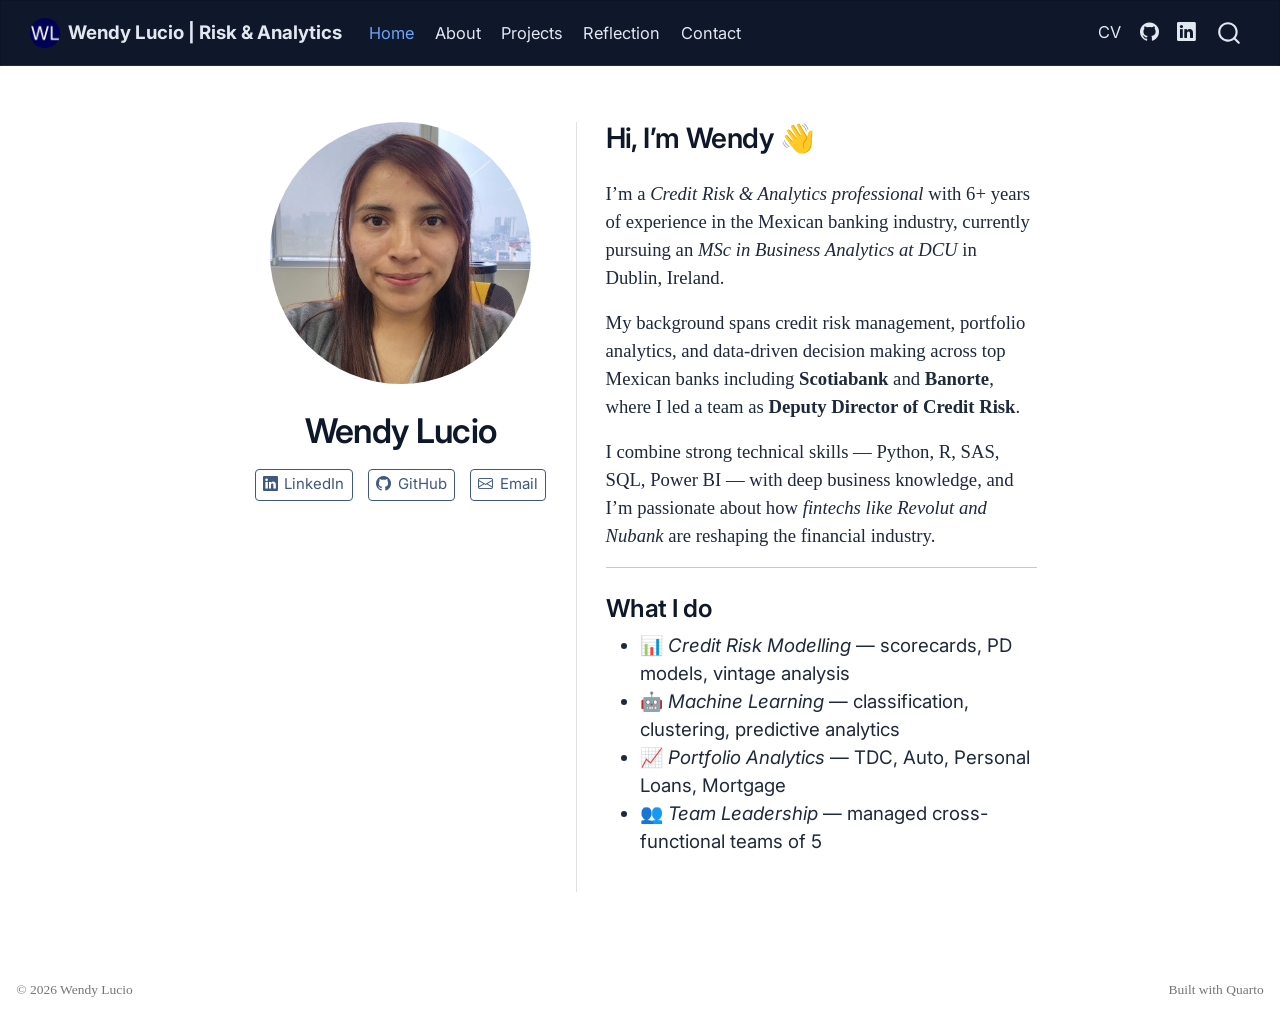
<file: docs/index.html>
<!DOCTYPE html>
<html xmlns="http://www.w3.org/1999/xhtml" lang="en" xml:lang="en"><head>

<meta charset="utf-8">
<meta name="generator" content="quarto-1.9.36">

<meta name="viewport" content="width=device-width, initial-scale=1.0, user-scalable=yes">


<title>Wendy Lucio – Wendy Lucio | Risk &amp; Analytics</title>
<style>
/* Default styles provided by pandoc.
** See https://pandoc.org/MANUAL.html#variables-for-html for config info.
*/
code{white-space: pre-wrap;}
span.smallcaps{font-variant: small-caps;}
div.columns{display: flex; gap: min(4vw, 1.5em);}
div.column{flex: auto; overflow-x: auto;}
div.hanging-indent{margin-left: 1.5em; text-indent: -1.5em;}
ul.task-list{list-style: none;}
ul.task-list li input[type="checkbox"] {
  width: 0.8em;
  margin: 0 0.8em 0.2em -1em; /* quarto-specific, see https://github.com/quarto-dev/quarto-cli/issues/4556 */ 
  vertical-align: middle;
}
</style>


<script src="site_libs/quarto-nav/quarto-nav.js"></script>
<script src="site_libs/quarto-nav/headroom.min.js"></script>
<script src="site_libs/clipboard/clipboard.min.js"></script>
<script src="site_libs/quarto-search/autocomplete.umd.js"></script>
<script src="site_libs/quarto-search/fuse.min.js"></script>
<script src="site_libs/quarto-search/quarto-search.js"></script>
<meta name="quarto:offset" content="./">
<link href="./images/favicon.png" rel="icon" type="image/png">
<script src="site_libs/quarto-html/quarto.js" type="module"></script>
<script src="site_libs/quarto-html/tabsets/tabsets.js" type="module"></script>
<script src="site_libs/quarto-html/popper.min.js"></script>
<script src="site_libs/quarto-html/tippy.umd.min.js"></script>
<link href="site_libs/quarto-html/tippy.css" rel="stylesheet">
<link href="site_libs/quarto-html/quarto-syntax-highlighting-845c23b38eaddc0f92fda52bfe77a8c8.css" rel="stylesheet" id="quarto-text-highlighting-styles">
<script src="site_libs/bootstrap/bootstrap.min.js"></script>
<link href="site_libs/bootstrap/bootstrap-icons.css" rel="stylesheet">
<link href="site_libs/bootstrap/bootstrap-79ac1487eee31bca0956ac543a3cb375.min.css" rel="stylesheet" append-hash="true" id="quarto-bootstrap" data-mode="light">
<script id="quarto-search-options" type="application/json">{
  "location": "navbar",
  "copy-button": false,
  "collapse-after": 3,
  "panel-placement": "end",
  "type": "overlay",
  "limit": 50,
  "keyboard-shortcut": [
    "f",
    "/",
    "s"
  ],
  "show-item-context": false,
  "language": {
    "search-no-results-text": "No results",
    "search-matching-documents-text": "matching documents",
    "search-copy-link-title": "Copy link to search",
    "search-hide-matches-text": "Hide additional matches",
    "search-more-match-text": "more match in this document",
    "search-more-matches-text": "more matches in this document",
    "search-clear-button-title": "Clear",
    "search-text-placeholder": "",
    "search-detached-cancel-button-title": "Cancel",
    "search-submit-button-title": "Submit",
    "search-label": "Search"
  }
}</script>


</head>

<body class="nav-fixed fullcontent quarto-light">

<div id="quarto-search-results"></div>
  <header id="quarto-header" class="headroom fixed-top">
    <nav class="navbar navbar-expand-lg " data-bs-theme="dark">
      <div class="navbar-container container-fluid">
      <div class="navbar-brand-container mx-auto">
    <a href="./index.html" class="navbar-brand navbar-brand-logo">
    <img src="./images/logo.png" alt="" class="navbar-logo light-content">
    <img src="./images/logo.png" alt="" class="navbar-logo dark-content">
    </a>
    <a class="navbar-brand" href="./index.html">
    <span class="navbar-title">Wendy Lucio | Risk &amp; Analytics</span>
    </a>
  </div>
            <div id="quarto-search" class="" title="Search"></div>
          <button class="navbar-toggler" type="button" data-bs-toggle="collapse" data-bs-target="#navbarCollapse" aria-controls="navbarCollapse" role="menu" aria-expanded="false" aria-label="Toggle navigation" onclick="if (window.quartoToggleHeadroom) { window.quartoToggleHeadroom(); }">
  <span class="navbar-toggler-icon"></span>
</button>
          <div class="collapse navbar-collapse" id="navbarCollapse">
            <ul class="navbar-nav navbar-nav-scroll me-auto">
  <li class="nav-item">
    <a class="nav-link active" href="./index.html" aria-current="page"> 
<span class="menu-text">Home</span></a>
  </li>  
  <li class="nav-item">
    <a class="nav-link" href="./about.html"> 
<span class="menu-text">About</span></a>
  </li>  
  <li class="nav-item">
    <a class="nav-link" href="./projects/index.html"> 
<span class="menu-text">Projects</span></a>
  </li>  
  <li class="nav-item">
    <a class="nav-link" href="./reflection.html"> 
<span class="menu-text">Reflection</span></a>
  </li>  
  <li class="nav-item">
    <a class="nav-link" href="./contact.html"> 
<span class="menu-text">Contact</span></a>
  </li>  
</ul>
            <ul class="navbar-nav navbar-nav-scroll ms-auto">
  <li class="nav-item">
    <a class="nav-link" href="./cv/WendyLucioCV.pdf" target="_blank"> 
<span class="menu-text">CV</span></a>
  </li>  
  <li class="nav-item compact">
    <a class="nav-link" href="https://github.com/WendyLucio" target="_blank"> <i class="bi bi-github" role="img">
</i> 
<span class="menu-text"></span></a>
  </li>  
  <li class="nav-item compact">
    <a class="nav-link" href="https://www.linkedin.com/in/wendymlp" target="_blank"> <i class="bi bi-linkedin" role="img">
</i> 
<span class="menu-text"></span></a>
  </li>  
</ul>
          </div> <!-- /navcollapse -->
            <div class="quarto-navbar-tools">
</div>
      </div> <!-- /container-fluid -->
    </nav>
</header>
<!-- content -->
<div id="quarto-content" class="quarto-container page-columns page-rows-contents page-layout-article page-navbar">
<!-- sidebar -->
<!-- margin-sidebar -->
    
<!-- main -->
<div class="quarto-about-trestles">
  <div class="about-entity">
    <img src="images/LinkedInPicture.jpg" class="about-image
  round " style="height: 14em; width: 14em;">
<header id="title-block-header" class="quarto-title-block default">
<div class="quarto-title">
<h1 class="title">Wendy Lucio</h1>
</div>
<div class="quarto-title-meta">
  </div>
</header>
    <div class="about-links">
  <a href="https://www.linkedin.com/in/wendymlp" class="about-link" rel="" target="_blank">
    <i class="bi bi-linkedin"></i>
     <span class="about-link-text">LinkedIn</span>
  </a>
  <a href="https://github.com/WendyLucio" class="about-link" rel="" target="_blank">
    <i class="bi bi-github"></i>
     <span class="about-link-text">GitHub</span>
  </a>
  <a href="mailto:wendy.m.lucio@gmail.com" class="about-link" rel="" target="">
    <i class="bi bi-envelope"></i>
     <span class="about-link-text">Email</span>
  </a>
</div>
  </div>
  <div class="about-contents"><main class="content" id="quarto-document-content">
<section id="hi-im-wendy" class="level2">
<h2 data-anchor-id="hi-im-wendy">Hi, I’m Wendy 👋</h2>
<p>I’m a <em>Credit Risk &amp; Analytics professional</em> with 6+ years of experience in the Mexican banking industry, currently pursuing an <em>MSc in Business Analytics at DCU</em> in Dublin, Ireland.</p>
<p>My background spans credit risk management, portfolio analytics, and data-driven decision making across top Mexican banks including <strong>Scotiabank</strong> and <strong>Banorte</strong>, where I led a team as <strong>Deputy Director of Credit Risk</strong>.</p>
<p>I combine strong technical skills — Python, R, SAS, SQL, Power BI — with deep business knowledge, and I’m passionate about how <em>fintechs like Revolut and Nubank</em> are reshaping the financial industry.</p>
<hr>
<section id="what-i-do" class="level3">
<h3 data-anchor-id="what-i-do">What I do</h3>
<ul>
<li>📊 <em>Credit Risk Modelling</em> — scorecards, PD models, vintage analysis</li>
<li>🤖 <em>Machine Learning</em> — classification, clustering, predictive analytics</li>
<li>📈 <em>Portfolio Analytics</em> — TDC, Auto, Personal Loans, Mortgage</li>
<li>👥 <em>Team Leadership</em> — managed cross-functional teams of 5</li>
</ul>


</section>
</section>
</main></div>
</div>
 <!-- /main -->
<script id="quarto-html-after-body" type="application/javascript">
  window.document.addEventListener("DOMContentLoaded", function (event) {
    const isCodeAnnotation = (el) => {
      for (const clz of el.classList) {
        if (clz.startsWith('code-annotation-')) {                     
          return true;
        }
      }
      return false;
    }
    const onCopySuccess = function(e) {
      // button target
      const button = e.trigger;
      // don't keep focus
      button.blur();
      // flash "checked"
      button.classList.add('code-copy-button-checked');
      var currentTitle = button.getAttribute("title");
      button.setAttribute("title", "Copied!");
      let tooltip;
      if (window.bootstrap) {
        button.setAttribute("data-bs-toggle", "tooltip");
        button.setAttribute("data-bs-placement", "left");
        button.setAttribute("data-bs-title", "Copied!");
        tooltip = new bootstrap.Tooltip(button, 
          { trigger: "manual", 
            customClass: "code-copy-button-tooltip",
            offset: [0, -8]});
        tooltip.show();    
      }
      setTimeout(function() {
        if (tooltip) {
          tooltip.hide();
          button.removeAttribute("data-bs-title");
          button.removeAttribute("data-bs-toggle");
          button.removeAttribute("data-bs-placement");
        }
        button.setAttribute("title", currentTitle);
        button.classList.remove('code-copy-button-checked');
      }, 1000);
      // clear code selection
      e.clearSelection();
    }
    const getTextToCopy = function(trigger) {
      const outerScaffold = trigger.parentElement.cloneNode(true);
      const codeEl = outerScaffold.querySelector('code');
      for (const childEl of codeEl.children) {
        if (isCodeAnnotation(childEl)) {
          childEl.remove();
        }
      }
      return codeEl.innerText;
    }
    const clipboard = new window.ClipboardJS('.code-copy-button:not([data-in-quarto-modal])', {
      text: getTextToCopy
    });
    clipboard.on('success', onCopySuccess);
    if (window.document.getElementById('quarto-embedded-source-code-modal')) {
      const clipboardModal = new window.ClipboardJS('.code-copy-button[data-in-quarto-modal]', {
        text: getTextToCopy,
        container: window.document.getElementById('quarto-embedded-source-code-modal')
      });
      clipboardModal.on('success', onCopySuccess);
    }
      var localhostRegex = new RegExp(/^(?:http|https):\/\/localhost\:?[0-9]*\//);
      var mailtoRegex = new RegExp(/^mailto:/);
        var filterRegex = new RegExp('/' + window.location.host + '/');
      var isInternal = (href) => {
          return filterRegex.test(href) || localhostRegex.test(href) || mailtoRegex.test(href);
      }
      // Inspect non-navigation links and adorn them if external
     var links = window.document.querySelectorAll('a[href]:not(.nav-link):not(.navbar-brand):not(.toc-action):not(.sidebar-link):not(.sidebar-item-toggle):not(.pagination-link):not(.no-external):not([aria-hidden]):not(.dropdown-item):not(.quarto-navigation-tool):not(.about-link)');
      for (var i=0; i<links.length; i++) {
        const link = links[i];
        if (!isInternal(link.href)) {
          // undo the damage that might have been done by quarto-nav.js in the case of
          // links that we want to consider external
          if (link.dataset.originalHref !== undefined) {
            link.href = link.dataset.originalHref;
          }
        }
      }
    function tippyHover(el, contentFn, onTriggerFn, onUntriggerFn) {
      const config = {
        allowHTML: true,
        maxWidth: 500,
        delay: 100,
        arrow: false,
        appendTo: function(el) {
            return el.parentElement;
        },
        interactive: true,
        interactiveBorder: 10,
        theme: 'quarto',
        placement: 'bottom-start',
      };
      if (contentFn) {
        config.content = contentFn;
      }
      if (onTriggerFn) {
        config.onTrigger = onTriggerFn;
      }
      if (onUntriggerFn) {
        config.onUntrigger = onUntriggerFn;
      }
      window.tippy(el, config); 
    }
    const noterefs = window.document.querySelectorAll('a[role="doc-noteref"]');
    for (var i=0; i<noterefs.length; i++) {
      const ref = noterefs[i];
      tippyHover(ref, function() {
        // use id or data attribute instead here
        let href = ref.getAttribute('data-footnote-href') || ref.getAttribute('href');
        try { href = new URL(href).hash; } catch {}
        const id = href.replace(/^#\/?/, "");
        const note = window.document.getElementById(id);
        if (note) {
          return note.innerHTML;
        } else {
          return "";
        }
      });
    }
    const xrefs = window.document.querySelectorAll('a.quarto-xref');
    const processXRef = (id, note) => {
      // Strip column container classes
      const stripColumnClz = (el) => {
        el.classList.remove("page-full", "page-columns");
        if (el.children) {
          for (const child of el.children) {
            stripColumnClz(child);
          }
        }
      }
      stripColumnClz(note)
      if (id === null || id.startsWith('sec-')) {
        // Special case sections, only their first couple elements
        const container = document.createElement("div");
        if (note.children && note.children.length > 2) {
          container.appendChild(note.children[0].cloneNode(true));
          for (let i = 1; i < note.children.length; i++) {
            const child = note.children[i];
            if (child.tagName === "P" && child.innerText === "") {
              continue;
            } else {
              container.appendChild(child.cloneNode(true));
              break;
            }
          }
          if (window.Quarto?.typesetMath) {
            window.Quarto.typesetMath(container);
          }
          return container.innerHTML
        } else {
          if (window.Quarto?.typesetMath) {
            window.Quarto.typesetMath(note);
          }
          return note.innerHTML;
        }
      } else {
        // Remove any anchor links if they are present
        const anchorLink = note.querySelector('a.anchorjs-link');
        if (anchorLink) {
          anchorLink.remove();
        }
        if (window.Quarto?.typesetMath) {
          window.Quarto.typesetMath(note);
        }
        if (note.classList.contains("callout")) {
          return note.outerHTML;
        } else {
          return note.innerHTML;
        }
      }
    }
    for (var i=0; i<xrefs.length; i++) {
      const xref = xrefs[i];
      tippyHover(xref, undefined, function(instance) {
        instance.disable();
        let url = xref.getAttribute('href');
        let hash = undefined; 
        if (url.startsWith('#')) {
          hash = url;
        } else {
          try { hash = new URL(url).hash; } catch {}
        }
        if (hash) {
          const id = hash.replace(/^#\/?/, "");
          const note = window.document.getElementById(id);
          if (note !== null) {
            try {
              const html = processXRef(id, note.cloneNode(true));
              instance.setContent(html);
            } finally {
              instance.enable();
              instance.show();
            }
          } else {
            // See if we can fetch this
            fetch(url.split('#')[0])
            .then(res => res.text())
            .then(html => {
              const parser = new DOMParser();
              const htmlDoc = parser.parseFromString(html, "text/html");
              const note = htmlDoc.getElementById(id);
              if (note !== null) {
                const html = processXRef(id, note);
                instance.setContent(html);
              } 
            }).finally(() => {
              instance.enable();
              instance.show();
            });
          }
        } else {
          // See if we can fetch a full url (with no hash to target)
          // This is a special case and we should probably do some content thinning / targeting
          fetch(url)
          .then(res => res.text())
          .then(html => {
            const parser = new DOMParser();
            const htmlDoc = parser.parseFromString(html, "text/html");
            const note = htmlDoc.querySelector('main.content');
            if (note !== null) {
              // This should only happen for chapter cross references
              // (since there is no id in the URL)
              // remove the first header
              if (note.children.length > 0 && note.children[0].tagName === "HEADER") {
                note.children[0].remove();
              }
              const html = processXRef(null, note);
              instance.setContent(html);
            } 
          }).finally(() => {
            instance.enable();
            instance.show();
          });
        }
      }, function(instance) {
      });
    }
        let selectedAnnoteEl;
        const selectorForAnnotation = ( cell, annotation) => {
          let cellAttr = 'data-code-cell="' + cell + '"';
          let lineAttr = 'data-code-annotation="' +  annotation + '"';
          const selector = 'span[' + cellAttr + '][' + lineAttr + ']';
          return selector;
        }
        const selectCodeLines = (annoteEl) => {
          const doc = window.document;
          const targetCell = annoteEl.getAttribute("data-target-cell");
          const targetAnnotation = annoteEl.getAttribute("data-target-annotation");
          const annoteSpan = window.document.querySelector(selectorForAnnotation(targetCell, targetAnnotation));
          const lines = annoteSpan.getAttribute("data-code-lines").split(",");
          const lineIds = lines.map((line) => {
            return targetCell + "-" + line;
          })
          let top = null;
          let height = null;
          let parent = null;
          if (lineIds.length > 0) {
              //compute the position of the single el (top and bottom and make a div)
              const el = window.document.getElementById(lineIds[0]);
              top = el.offsetTop;
              height = el.offsetHeight;
              parent = el.parentElement.parentElement;
            if (lineIds.length > 1) {
              const lastEl = window.document.getElementById(lineIds[lineIds.length - 1]);
              const bottom = lastEl.offsetTop + lastEl.offsetHeight;
              height = bottom - top;
            }
            if (top !== null && height !== null && parent !== null) {
              // cook up a div (if necessary) and position it 
              let div = window.document.getElementById("code-annotation-line-highlight");
              if (div === null) {
                div = window.document.createElement("div");
                div.setAttribute("id", "code-annotation-line-highlight");
                div.style.position = 'absolute';
                parent.appendChild(div);
              }
              div.style.top = top - 2 + "px";
              div.style.height = height + 4 + "px";
              div.style.left = 0;
              let gutterDiv = window.document.getElementById("code-annotation-line-highlight-gutter");
              if (gutterDiv === null) {
                gutterDiv = window.document.createElement("div");
                gutterDiv.setAttribute("id", "code-annotation-line-highlight-gutter");
                gutterDiv.style.position = 'absolute';
                const codeCell = window.document.getElementById(targetCell);
                const gutter = codeCell.querySelector('.code-annotation-gutter');
                gutter.appendChild(gutterDiv);
              }
              gutterDiv.style.top = top - 2 + "px";
              gutterDiv.style.height = height + 4 + "px";
            }
            selectedAnnoteEl = annoteEl;
          }
        };
        const unselectCodeLines = () => {
          const elementsIds = ["code-annotation-line-highlight", "code-annotation-line-highlight-gutter"];
          elementsIds.forEach((elId) => {
            const div = window.document.getElementById(elId);
            if (div) {
              div.remove();
            }
          });
          selectedAnnoteEl = undefined;
        };
          // Handle positioning of the toggle
      window.addEventListener(
        "resize",
        throttle(() => {
          elRect = undefined;
          if (selectedAnnoteEl) {
            selectCodeLines(selectedAnnoteEl);
          }
        }, 10)
      );
      function throttle(fn, ms) {
      let throttle = false;
      let timer;
        return (...args) => {
          if(!throttle) { // first call gets through
              fn.apply(this, args);
              throttle = true;
          } else { // all the others get throttled
              if(timer) clearTimeout(timer); // cancel #2
              timer = setTimeout(() => {
                fn.apply(this, args);
                timer = throttle = false;
              }, ms);
          }
        };
      }
        // Attach click handler to the DT
        const annoteDls = window.document.querySelectorAll('dt[data-target-cell]');
        for (const annoteDlNode of annoteDls) {
          annoteDlNode.addEventListener('click', (event) => {
            const clickedEl = event.target;
            if (clickedEl !== selectedAnnoteEl) {
              unselectCodeLines();
              const activeEl = window.document.querySelector('dt[data-target-cell].code-annotation-active');
              if (activeEl) {
                activeEl.classList.remove('code-annotation-active');
              }
              selectCodeLines(clickedEl);
              clickedEl.classList.add('code-annotation-active');
            } else {
              // Unselect the line
              unselectCodeLines();
              clickedEl.classList.remove('code-annotation-active');
            }
          });
        }
    const findCites = (el) => {
      const parentEl = el.parentElement;
      if (parentEl) {
        const cites = parentEl.dataset.cites;
        if (cites) {
          return {
            el,
            cites: cites.split(' ')
          };
        } else {
          return findCites(el.parentElement)
        }
      } else {
        return undefined;
      }
    };
    var bibliorefs = window.document.querySelectorAll('a[role="doc-biblioref"]');
    for (var i=0; i<bibliorefs.length; i++) {
      const ref = bibliorefs[i];
      const citeInfo = findCites(ref);
      if (citeInfo) {
        tippyHover(citeInfo.el, function() {
          var popup = window.document.createElement('div');
          citeInfo.cites.forEach(function(cite) {
            var citeDiv = window.document.createElement('div');
            citeDiv.classList.add('hanging-indent');
            citeDiv.classList.add('csl-entry');
            var biblioDiv = window.document.getElementById('ref-' + cite);
            if (biblioDiv) {
              citeDiv.innerHTML = biblioDiv.innerHTML;
            }
            popup.appendChild(citeDiv);
          });
          return popup.innerHTML;
        });
      }
    }
  });
  </script>
</div> <!-- /content -->
<footer class="footer">
  <div class="nav-footer">
    <div class="nav-footer-left">
<p>© 2026 Wendy Lucio</p>
</div>   
    <div class="nav-footer-center">
      &nbsp;
    </div>
    <div class="nav-footer-right">
<p>Built with <a href="https://quarto.org">Quarto</a></p>
</div>
  </div>
</footer>
<script src="scroll.js"></script>




</body></html>
</file>
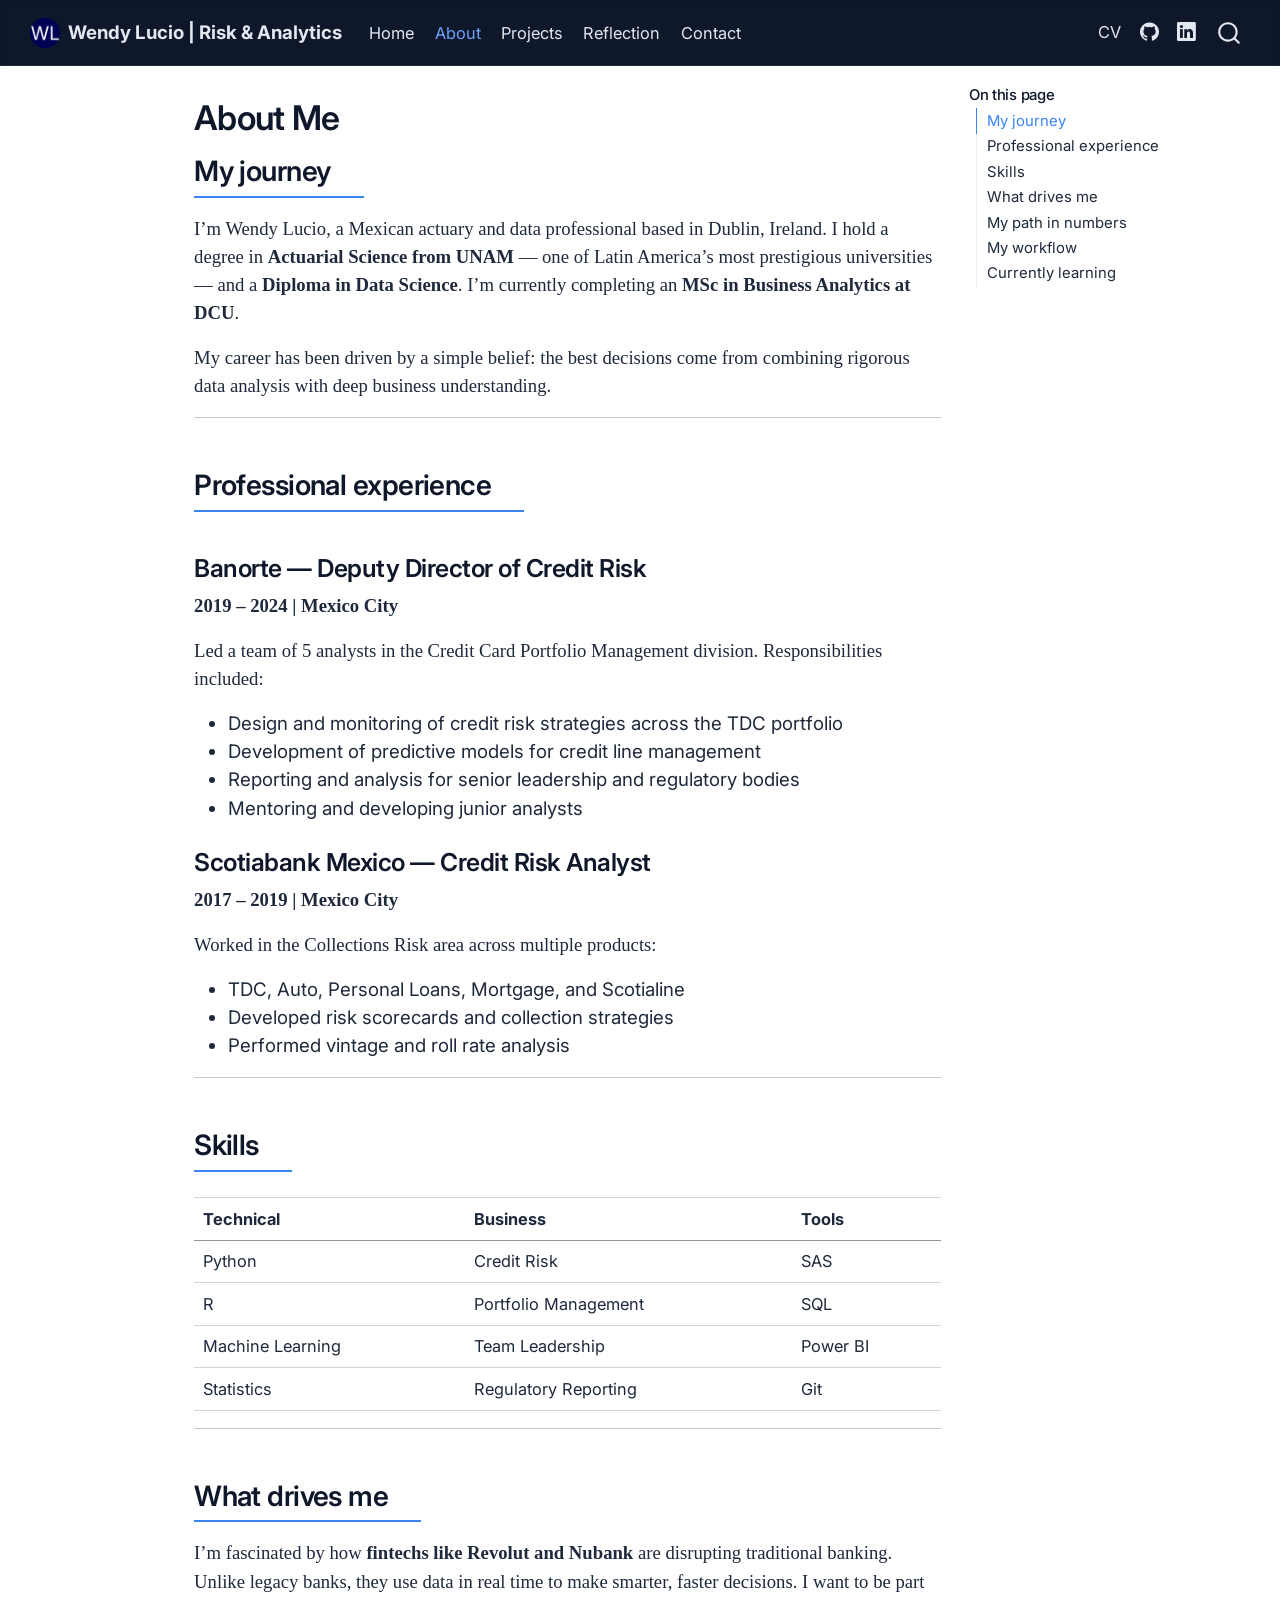
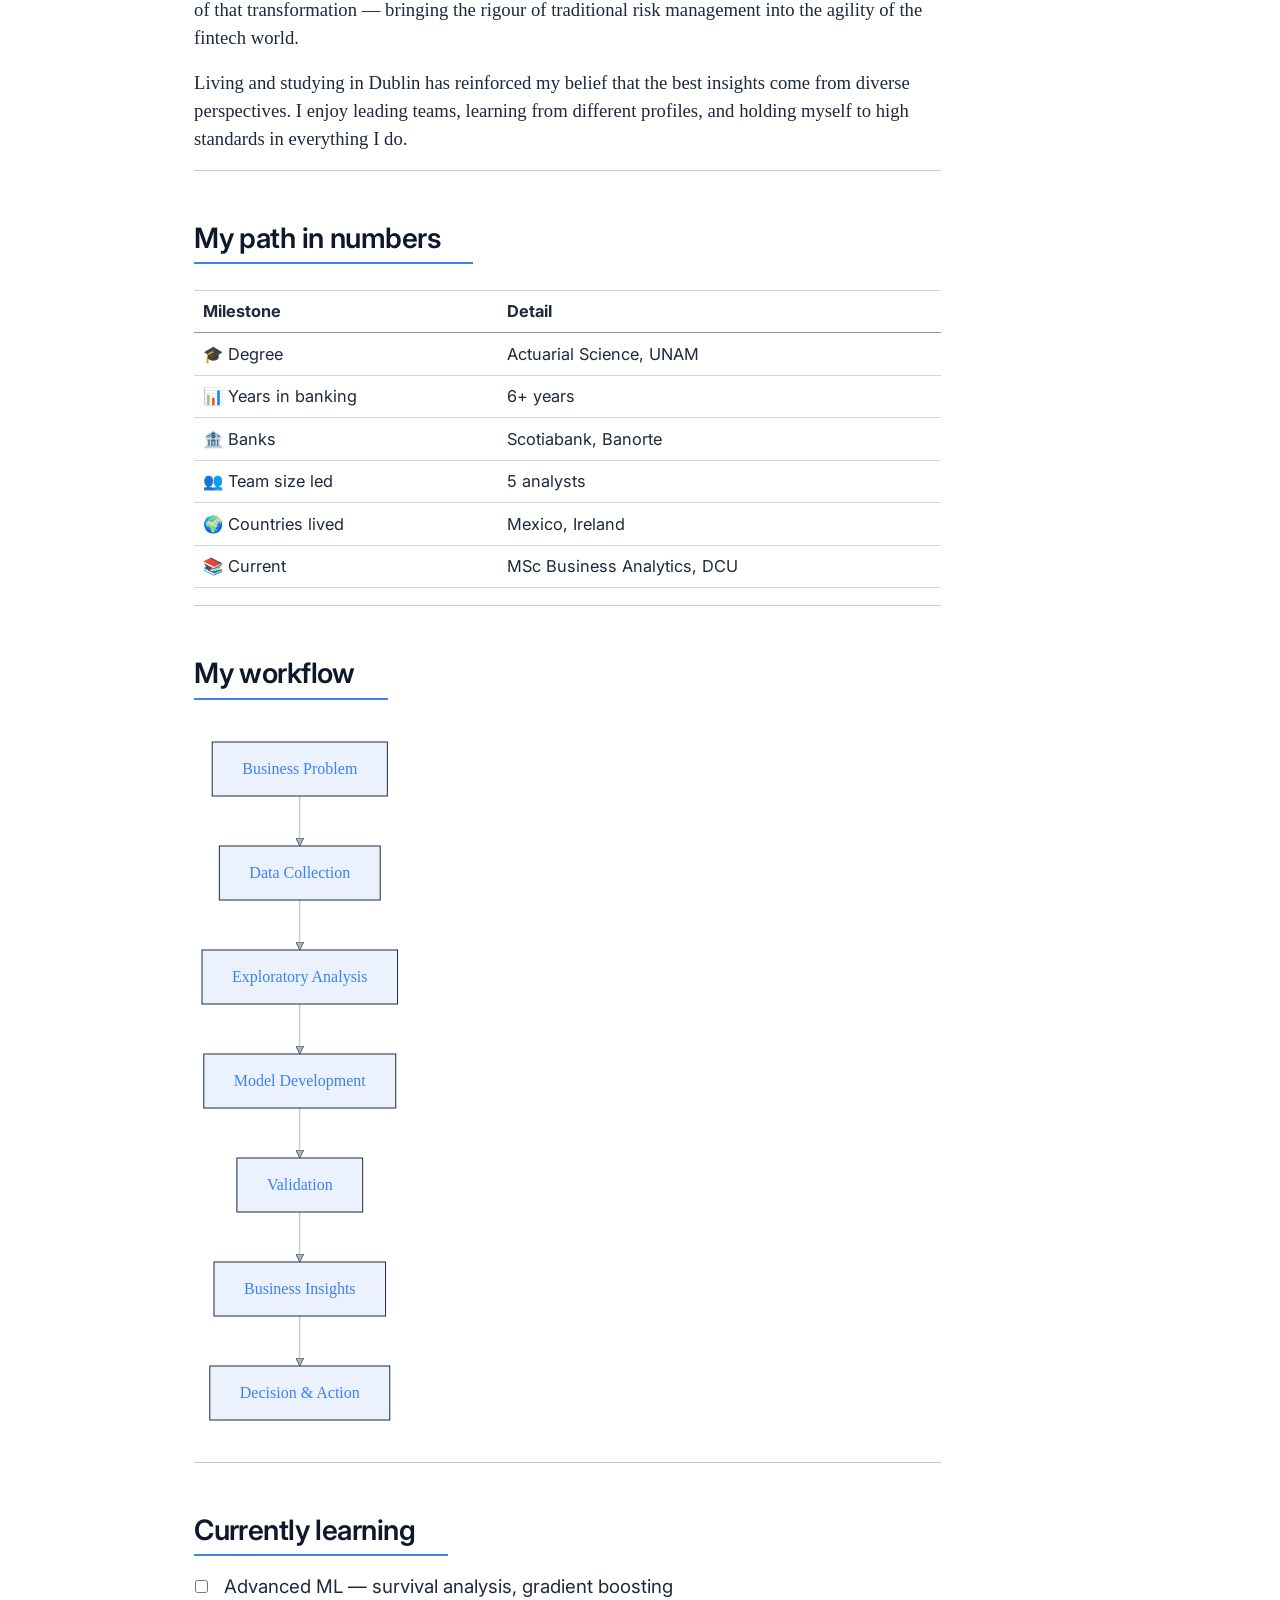
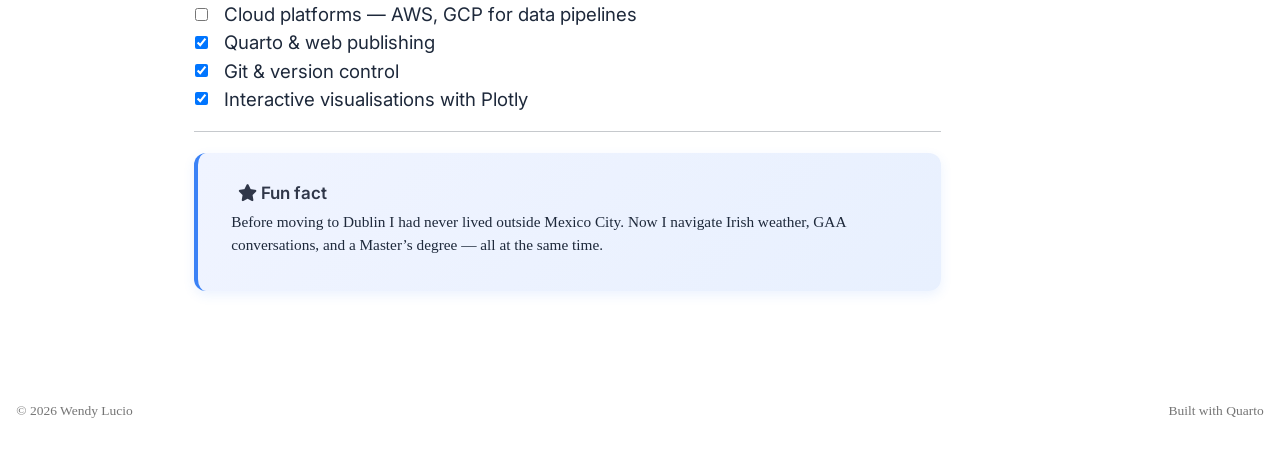
<file: docs/about.html>
<!DOCTYPE html>
<html xmlns="http://www.w3.org/1999/xhtml" lang="en" xml:lang="en"><head>

<meta charset="utf-8">
<meta name="generator" content="quarto-1.9.36">

<meta name="viewport" content="width=device-width, initial-scale=1.0, user-scalable=yes">


<title>About Me – Wendy Lucio | Risk &amp; Analytics</title>
<style>
/* Default styles provided by pandoc.
** See https://pandoc.org/MANUAL.html#variables-for-html for config info.
*/
code{white-space: pre-wrap;}
span.smallcaps{font-variant: small-caps;}
div.columns{display: flex; gap: min(4vw, 1.5em);}
div.column{flex: auto; overflow-x: auto;}
div.hanging-indent{margin-left: 1.5em; text-indent: -1.5em;}
ul.task-list{list-style: none;}
ul.task-list li input[type="checkbox"] {
  width: 0.8em;
  margin: 0 0.8em 0.2em -1em; /* quarto-specific, see https://github.com/quarto-dev/quarto-cli/issues/4556 */ 
  vertical-align: middle;
}
</style>


<script src="site_libs/quarto-nav/quarto-nav.js"></script>
<script src="site_libs/quarto-nav/headroom.min.js"></script>
<script src="site_libs/clipboard/clipboard.min.js"></script>
<script src="site_libs/quarto-search/autocomplete.umd.js"></script>
<script src="site_libs/quarto-search/fuse.min.js"></script>
<script src="site_libs/quarto-search/quarto-search.js"></script>
<meta name="quarto:offset" content="./">
<link href="./images/favicon.png" rel="icon" type="image/png">
<script src="site_libs/quarto-html/quarto.js" type="module"></script>
<script src="site_libs/quarto-html/tabsets/tabsets.js" type="module"></script>
<script src="site_libs/quarto-html/popper.min.js"></script>
<script src="site_libs/quarto-html/tippy.umd.min.js"></script>
<script src="site_libs/quarto-html/anchor.min.js"></script>
<link href="site_libs/quarto-html/tippy.css" rel="stylesheet">
<link href="site_libs/quarto-html/quarto-syntax-highlighting-845c23b38eaddc0f92fda52bfe77a8c8.css" rel="stylesheet" id="quarto-text-highlighting-styles">
<script src="site_libs/bootstrap/bootstrap.min.js"></script>
<link href="site_libs/bootstrap/bootstrap-icons.css" rel="stylesheet">
<link href="site_libs/bootstrap/bootstrap-79ac1487eee31bca0956ac543a3cb375.min.css" rel="stylesheet" append-hash="true" id="quarto-bootstrap" data-mode="light">
<link href="site_libs/quarto-contrib/fontawesome6-6.7.2/all.min.css" rel="stylesheet">
<link href="site_libs/quarto-contrib/fontawesome6-6.7.2/latex-fontsize.css" rel="stylesheet">
<script id="quarto-search-options" type="application/json">{
  "location": "navbar",
  "copy-button": false,
  "collapse-after": 3,
  "panel-placement": "end",
  "type": "overlay",
  "limit": 50,
  "keyboard-shortcut": [
    "f",
    "/",
    "s"
  ],
  "show-item-context": false,
  "language": {
    "search-no-results-text": "No results",
    "search-matching-documents-text": "matching documents",
    "search-copy-link-title": "Copy link to search",
    "search-hide-matches-text": "Hide additional matches",
    "search-more-match-text": "more match in this document",
    "search-more-matches-text": "more matches in this document",
    "search-clear-button-title": "Clear",
    "search-text-placeholder": "",
    "search-detached-cancel-button-title": "Cancel",
    "search-submit-button-title": "Submit",
    "search-label": "Search"
  }
}</script>
<script src="site_libs/quarto-diagram/mermaid.min.js"></script>
<script src="site_libs/quarto-diagram/mermaid-init.js"></script>
<link href="site_libs/quarto-diagram/mermaid.css" rel="stylesheet">


</head>

<body class="nav-fixed quarto-light">

<div id="quarto-search-results"></div>
  <header id="quarto-header" class="headroom fixed-top">
    <nav class="navbar navbar-expand-lg " data-bs-theme="dark">
      <div class="navbar-container container-fluid">
      <div class="navbar-brand-container mx-auto">
    <a href="./index.html" class="navbar-brand navbar-brand-logo">
    <img src="./images/logo.png" alt="" class="navbar-logo light-content">
    <img src="./images/logo.png" alt="" class="navbar-logo dark-content">
    </a>
    <a class="navbar-brand" href="./index.html">
    <span class="navbar-title">Wendy Lucio | Risk &amp; Analytics</span>
    </a>
  </div>
            <div id="quarto-search" class="" title="Search"></div>
          <button class="navbar-toggler" type="button" data-bs-toggle="collapse" data-bs-target="#navbarCollapse" aria-controls="navbarCollapse" role="menu" aria-expanded="false" aria-label="Toggle navigation" onclick="if (window.quartoToggleHeadroom) { window.quartoToggleHeadroom(); }">
  <span class="navbar-toggler-icon"></span>
</button>
          <div class="collapse navbar-collapse" id="navbarCollapse">
            <ul class="navbar-nav navbar-nav-scroll me-auto">
  <li class="nav-item">
    <a class="nav-link" href="./index.html"> 
<span class="menu-text">Home</span></a>
  </li>  
  <li class="nav-item">
    <a class="nav-link active" href="./about.html" aria-current="page"> 
<span class="menu-text">About</span></a>
  </li>  
  <li class="nav-item">
    <a class="nav-link" href="./projects/index.html"> 
<span class="menu-text">Projects</span></a>
  </li>  
  <li class="nav-item">
    <a class="nav-link" href="./reflection.html"> 
<span class="menu-text">Reflection</span></a>
  </li>  
  <li class="nav-item">
    <a class="nav-link" href="./contact.html"> 
<span class="menu-text">Contact</span></a>
  </li>  
</ul>
            <ul class="navbar-nav navbar-nav-scroll ms-auto">
  <li class="nav-item">
    <a class="nav-link" href="./cv/WendyLucioCV.pdf" target="_blank"> 
<span class="menu-text">CV</span></a>
  </li>  
  <li class="nav-item compact">
    <a class="nav-link" href="https://github.com/WendyLucio" target="_blank"> <i class="bi bi-github" role="img">
</i> 
<span class="menu-text"></span></a>
  </li>  
  <li class="nav-item compact">
    <a class="nav-link" href="https://www.linkedin.com/in/wendymlp" target="_blank"> <i class="bi bi-linkedin" role="img">
</i> 
<span class="menu-text"></span></a>
  </li>  
</ul>
          </div> <!-- /navcollapse -->
            <div class="quarto-navbar-tools">
</div>
      </div> <!-- /container-fluid -->
    </nav>
</header>
<!-- content -->
<div id="quarto-content" class="quarto-container page-columns page-rows-contents page-layout-article page-navbar">
<!-- sidebar -->
<!-- margin-sidebar -->
    <div id="quarto-margin-sidebar" class="sidebar margin-sidebar">
        <nav id="TOC" role="doc-toc" class="toc-active">
    <h2 id="toc-title">On this page</h2>
   
  <ul>
  <li><a href="#my-journey" id="toc-my-journey" class="nav-link active" data-scroll-target="#my-journey">My journey</a></li>
  <li><a href="#professional-experience" id="toc-professional-experience" class="nav-link" data-scroll-target="#professional-experience">Professional experience</a>
  <ul class="collapse">
  <li><a href="#banorte-deputy-director-of-credit-risk" id="toc-banorte-deputy-director-of-credit-risk" class="nav-link" data-scroll-target="#banorte-deputy-director-of-credit-risk">Banorte — Deputy Director of Credit Risk</a></li>
  <li><a href="#scotiabank-mexico-credit-risk-analyst" id="toc-scotiabank-mexico-credit-risk-analyst" class="nav-link" data-scroll-target="#scotiabank-mexico-credit-risk-analyst">Scotiabank Mexico — Credit Risk Analyst</a></li>
  </ul></li>
  <li><a href="#skills" id="toc-skills" class="nav-link" data-scroll-target="#skills">Skills</a></li>
  <li><a href="#what-drives-me" id="toc-what-drives-me" class="nav-link" data-scroll-target="#what-drives-me">What drives me</a></li>
  <li><a href="#my-path-in-numbers" id="toc-my-path-in-numbers" class="nav-link" data-scroll-target="#my-path-in-numbers">My path in numbers</a></li>
  <li><a href="#my-workflow" id="toc-my-workflow" class="nav-link" data-scroll-target="#my-workflow">My workflow</a></li>
  <li><a href="#currently-learning" id="toc-currently-learning" class="nav-link" data-scroll-target="#currently-learning">Currently learning</a></li>
  </ul>
</nav>
    </div>
<!-- main -->
<main class="content" id="quarto-document-content">

<header id="title-block-header" class="quarto-title-block default">
<div class="quarto-title">
<h1 class="title">About Me</h1>
</div>



<div class="quarto-title-meta">

    
  
    
  </div>
  


</header>


<section id="my-journey" class="level2">
<h2 class="anchored" data-anchor-id="my-journey">My journey</h2>
<p>I’m Wendy Lucio, a Mexican actuary and data professional based in Dublin, Ireland. I hold a degree in <strong>Actuarial Science from UNAM</strong> — one of Latin America’s most prestigious universities — and a <strong>Diploma in Data Science</strong>. I’m currently completing an <strong>MSc in Business Analytics at DCU</strong>.</p>
<p>My career has been driven by a simple belief: the best decisions come from combining rigorous data analysis with deep business understanding.</p>
<hr>
</section>
<section id="professional-experience" class="level2">
<h2 class="anchored" data-anchor-id="professional-experience">Professional experience</h2>
<section id="banorte-deputy-director-of-credit-risk" class="level3">
<h3 class="anchored" data-anchor-id="banorte-deputy-director-of-credit-risk">Banorte — Deputy Director of Credit Risk</h3>
<p><strong>2019 – 2024 | Mexico City</strong></p>
<p>Led a team of 5 analysts in the Credit Card Portfolio Management division. Responsibilities included:</p>
<ul>
<li>Design and monitoring of credit risk strategies across the TDC portfolio</li>
<li>Development of predictive models for credit line management</li>
<li>Reporting and analysis for senior leadership and regulatory bodies</li>
<li>Mentoring and developing junior analysts</li>
</ul>
</section>
<section id="scotiabank-mexico-credit-risk-analyst" class="level3">
<h3 class="anchored" data-anchor-id="scotiabank-mexico-credit-risk-analyst">Scotiabank Mexico — Credit Risk Analyst</h3>
<p><strong>2017 – 2019 | Mexico City</strong></p>
<p>Worked in the Collections Risk area across multiple products:</p>
<ul>
<li>TDC, Auto, Personal Loans, Mortgage, and Scotialine</li>
<li>Developed risk scorecards and collection strategies</li>
<li>Performed vintage and roll rate analysis</li>
</ul>
<hr>
</section>
</section>
<section id="skills" class="level2">
<h2 class="anchored" data-anchor-id="skills">Skills</h2>
<table class="caption-top table">
<thead>
<tr class="header">
<th>Technical</th>
<th>Business</th>
<th>Tools</th>
</tr>
</thead>
<tbody>
<tr class="odd">
<td>Python</td>
<td>Credit Risk</td>
<td>SAS</td>
</tr>
<tr class="even">
<td>R</td>
<td>Portfolio Management</td>
<td>SQL</td>
</tr>
<tr class="odd">
<td>Machine Learning</td>
<td>Team Leadership</td>
<td>Power BI</td>
</tr>
<tr class="even">
<td>Statistics</td>
<td>Regulatory Reporting</td>
<td>Git</td>
</tr>
</tbody>
</table>
<hr>
</section>
<section id="what-drives-me" class="level2">
<h2 class="anchored" data-anchor-id="what-drives-me">What drives me</h2>
<p>I’m fascinated by how <strong>fintechs like Revolut and Nubank</strong> are disrupting traditional banking. Unlike legacy banks, they use data in real time to make smarter, faster decisions. I want to be part of that transformation — bringing the rigour of traditional risk management into the agility of the fintech world.</p>
<p>Living and studying in Dublin has reinforced my belief that the best insights come from diverse perspectives. I enjoy leading teams, learning from different profiles, and holding myself to high standards in everything I do.</p>
<hr>
</section>
<section id="my-path-in-numbers" class="level2">
<h2 class="anchored" data-anchor-id="my-path-in-numbers">My path in numbers</h2>
<table class="caption-top table">
<thead>
<tr class="header">
<th>Milestone</th>
<th>Detail</th>
</tr>
</thead>
<tbody>
<tr class="odd">
<td>🎓 Degree</td>
<td>Actuarial Science, UNAM</td>
</tr>
<tr class="even">
<td>📊 Years in banking</td>
<td>6+ years</td>
</tr>
<tr class="odd">
<td>🏦 Banks</td>
<td>Scotiabank, Banorte</td>
</tr>
<tr class="even">
<td>👥 Team size led</td>
<td>5 analysts</td>
</tr>
<tr class="odd">
<td>🌍 Countries lived</td>
<td>Mexico, Ireland</td>
</tr>
<tr class="even">
<td>📚 Current</td>
<td>MSc Business Analytics, DCU</td>
</tr>
</tbody>
</table>
<hr>
</section>
<section id="my-workflow" class="level2">
<h2 class="anchored" data-anchor-id="my-workflow">My workflow</h2>
<div class="cell" data-fig-width="6" data-fig-height="4" data-layout-align="default">
<div class="cell-output-display">
<div>
<p></p><figure class="figure"><p></p>
<div>
<pre class="mermaid mermaid-js">flowchart TD
    A[Business Problem] --&gt; B[Data Collection]
    B --&gt; C[Exploratory Analysis]
    C --&gt; D[Model Development]
    D --&gt; E[Validation]
    E --&gt; F[Business Insights]
    F --&gt; G[Decision &amp; Action]
</pre>
</div>
<p></p></figure><p></p>
</div>
</div>
</div>
<hr>
</section>
<section id="currently-learning" class="level2">
<h2 class="anchored" data-anchor-id="currently-learning">Currently learning</h2>
<ul class="task-list">
<li><label><input type="checkbox">Advanced ML — survival analysis, gradient boosting</label></li>
<li><label><input type="checkbox">Cloud platforms — AWS, GCP for data pipelines<br>
</label></li>
<li><label><input type="checkbox" checked="">Quarto &amp; web publishing</label></li>
<li><label><input type="checkbox" checked="">Git &amp; version control</label></li>
<li><label><input type="checkbox" checked="">Interactive visualisations with Plotly</label></li>
</ul>
<hr>
<div class="callout callout-style-default callout-note callout-titled" title="{{< fa star >}} Fun fact">
<div class="callout-header d-flex align-content-center">
<div class="callout-icon-container">
<i class="callout-icon"></i>
</div>
<div class="callout-title-container flex-fill">
<span class="screen-reader-only">Note</span><i class="fa-solid fa-star" aria-label="star"></i> Fun fact
</div>
</div>
<div class="callout-body-container callout-body">
<p>Before moving to Dublin I had never lived outside Mexico City. Now I navigate Irish weather, GAA conversations, and a Master’s degree — all at the same time.</p>
</div>
</div>


</section>

</main> <!-- /main -->
<script id="quarto-html-after-body" type="application/javascript">
  window.document.addEventListener("DOMContentLoaded", function (event) {
    const icon = "";
    const anchorJS = new window.AnchorJS();
    anchorJS.options = {
      placement: 'right',
      icon: icon
    };
    anchorJS.add('.anchored');
    const isCodeAnnotation = (el) => {
      for (const clz of el.classList) {
        if (clz.startsWith('code-annotation-')) {                     
          return true;
        }
      }
      return false;
    }
    const onCopySuccess = function(e) {
      // button target
      const button = e.trigger;
      // don't keep focus
      button.blur();
      // flash "checked"
      button.classList.add('code-copy-button-checked');
      var currentTitle = button.getAttribute("title");
      button.setAttribute("title", "Copied!");
      let tooltip;
      if (window.bootstrap) {
        button.setAttribute("data-bs-toggle", "tooltip");
        button.setAttribute("data-bs-placement", "left");
        button.setAttribute("data-bs-title", "Copied!");
        tooltip = new bootstrap.Tooltip(button, 
          { trigger: "manual", 
            customClass: "code-copy-button-tooltip",
            offset: [0, -8]});
        tooltip.show();    
      }
      setTimeout(function() {
        if (tooltip) {
          tooltip.hide();
          button.removeAttribute("data-bs-title");
          button.removeAttribute("data-bs-toggle");
          button.removeAttribute("data-bs-placement");
        }
        button.setAttribute("title", currentTitle);
        button.classList.remove('code-copy-button-checked');
      }, 1000);
      // clear code selection
      e.clearSelection();
    }
    const getTextToCopy = function(trigger) {
      const outerScaffold = trigger.parentElement.cloneNode(true);
      const codeEl = outerScaffold.querySelector('code');
      for (const childEl of codeEl.children) {
        if (isCodeAnnotation(childEl)) {
          childEl.remove();
        }
      }
      return codeEl.innerText;
    }
    const clipboard = new window.ClipboardJS('.code-copy-button:not([data-in-quarto-modal])', {
      text: getTextToCopy
    });
    clipboard.on('success', onCopySuccess);
    if (window.document.getElementById('quarto-embedded-source-code-modal')) {
      const clipboardModal = new window.ClipboardJS('.code-copy-button[data-in-quarto-modal]', {
        text: getTextToCopy,
        container: window.document.getElementById('quarto-embedded-source-code-modal')
      });
      clipboardModal.on('success', onCopySuccess);
    }
      var localhostRegex = new RegExp(/^(?:http|https):\/\/localhost\:?[0-9]*\//);
      var mailtoRegex = new RegExp(/^mailto:/);
        var filterRegex = new RegExp('/' + window.location.host + '/');
      var isInternal = (href) => {
          return filterRegex.test(href) || localhostRegex.test(href) || mailtoRegex.test(href);
      }
      // Inspect non-navigation links and adorn them if external
     var links = window.document.querySelectorAll('a[href]:not(.nav-link):not(.navbar-brand):not(.toc-action):not(.sidebar-link):not(.sidebar-item-toggle):not(.pagination-link):not(.no-external):not([aria-hidden]):not(.dropdown-item):not(.quarto-navigation-tool):not(.about-link)');
      for (var i=0; i<links.length; i++) {
        const link = links[i];
        if (!isInternal(link.href)) {
          // undo the damage that might have been done by quarto-nav.js in the case of
          // links that we want to consider external
          if (link.dataset.originalHref !== undefined) {
            link.href = link.dataset.originalHref;
          }
        }
      }
    function tippyHover(el, contentFn, onTriggerFn, onUntriggerFn) {
      const config = {
        allowHTML: true,
        maxWidth: 500,
        delay: 100,
        arrow: false,
        appendTo: function(el) {
            return el.parentElement;
        },
        interactive: true,
        interactiveBorder: 10,
        theme: 'quarto',
        placement: 'bottom-start',
      };
      if (contentFn) {
        config.content = contentFn;
      }
      if (onTriggerFn) {
        config.onTrigger = onTriggerFn;
      }
      if (onUntriggerFn) {
        config.onUntrigger = onUntriggerFn;
      }
      window.tippy(el, config); 
    }
    const noterefs = window.document.querySelectorAll('a[role="doc-noteref"]');
    for (var i=0; i<noterefs.length; i++) {
      const ref = noterefs[i];
      tippyHover(ref, function() {
        // use id or data attribute instead here
        let href = ref.getAttribute('data-footnote-href') || ref.getAttribute('href');
        try { href = new URL(href).hash; } catch {}
        const id = href.replace(/^#\/?/, "");
        const note = window.document.getElementById(id);
        if (note) {
          return note.innerHTML;
        } else {
          return "";
        }
      });
    }
    const xrefs = window.document.querySelectorAll('a.quarto-xref');
    const processXRef = (id, note) => {
      // Strip column container classes
      const stripColumnClz = (el) => {
        el.classList.remove("page-full", "page-columns");
        if (el.children) {
          for (const child of el.children) {
            stripColumnClz(child);
          }
        }
      }
      stripColumnClz(note)
      if (id === null || id.startsWith('sec-')) {
        // Special case sections, only their first couple elements
        const container = document.createElement("div");
        if (note.children && note.children.length > 2) {
          container.appendChild(note.children[0].cloneNode(true));
          for (let i = 1; i < note.children.length; i++) {
            const child = note.children[i];
            if (child.tagName === "P" && child.innerText === "") {
              continue;
            } else {
              container.appendChild(child.cloneNode(true));
              break;
            }
          }
          if (window.Quarto?.typesetMath) {
            window.Quarto.typesetMath(container);
          }
          return container.innerHTML
        } else {
          if (window.Quarto?.typesetMath) {
            window.Quarto.typesetMath(note);
          }
          return note.innerHTML;
        }
      } else {
        // Remove any anchor links if they are present
        const anchorLink = note.querySelector('a.anchorjs-link');
        if (anchorLink) {
          anchorLink.remove();
        }
        if (window.Quarto?.typesetMath) {
          window.Quarto.typesetMath(note);
        }
        if (note.classList.contains("callout")) {
          return note.outerHTML;
        } else {
          return note.innerHTML;
        }
      }
    }
    for (var i=0; i<xrefs.length; i++) {
      const xref = xrefs[i];
      tippyHover(xref, undefined, function(instance) {
        instance.disable();
        let url = xref.getAttribute('href');
        let hash = undefined; 
        if (url.startsWith('#')) {
          hash = url;
        } else {
          try { hash = new URL(url).hash; } catch {}
        }
        if (hash) {
          const id = hash.replace(/^#\/?/, "");
          const note = window.document.getElementById(id);
          if (note !== null) {
            try {
              const html = processXRef(id, note.cloneNode(true));
              instance.setContent(html);
            } finally {
              instance.enable();
              instance.show();
            }
          } else {
            // See if we can fetch this
            fetch(url.split('#')[0])
            .then(res => res.text())
            .then(html => {
              const parser = new DOMParser();
              const htmlDoc = parser.parseFromString(html, "text/html");
              const note = htmlDoc.getElementById(id);
              if (note !== null) {
                const html = processXRef(id, note);
                instance.setContent(html);
              } 
            }).finally(() => {
              instance.enable();
              instance.show();
            });
          }
        } else {
          // See if we can fetch a full url (with no hash to target)
          // This is a special case and we should probably do some content thinning / targeting
          fetch(url)
          .then(res => res.text())
          .then(html => {
            const parser = new DOMParser();
            const htmlDoc = parser.parseFromString(html, "text/html");
            const note = htmlDoc.querySelector('main.content');
            if (note !== null) {
              // This should only happen for chapter cross references
              // (since there is no id in the URL)
              // remove the first header
              if (note.children.length > 0 && note.children[0].tagName === "HEADER") {
                note.children[0].remove();
              }
              const html = processXRef(null, note);
              instance.setContent(html);
            } 
          }).finally(() => {
            instance.enable();
            instance.show();
          });
        }
      }, function(instance) {
      });
    }
        let selectedAnnoteEl;
        const selectorForAnnotation = ( cell, annotation) => {
          let cellAttr = 'data-code-cell="' + cell + '"';
          let lineAttr = 'data-code-annotation="' +  annotation + '"';
          const selector = 'span[' + cellAttr + '][' + lineAttr + ']';
          return selector;
        }
        const selectCodeLines = (annoteEl) => {
          const doc = window.document;
          const targetCell = annoteEl.getAttribute("data-target-cell");
          const targetAnnotation = annoteEl.getAttribute("data-target-annotation");
          const annoteSpan = window.document.querySelector(selectorForAnnotation(targetCell, targetAnnotation));
          const lines = annoteSpan.getAttribute("data-code-lines").split(",");
          const lineIds = lines.map((line) => {
            return targetCell + "-" + line;
          })
          let top = null;
          let height = null;
          let parent = null;
          if (lineIds.length > 0) {
              //compute the position of the single el (top and bottom and make a div)
              const el = window.document.getElementById(lineIds[0]);
              top = el.offsetTop;
              height = el.offsetHeight;
              parent = el.parentElement.parentElement;
            if (lineIds.length > 1) {
              const lastEl = window.document.getElementById(lineIds[lineIds.length - 1]);
              const bottom = lastEl.offsetTop + lastEl.offsetHeight;
              height = bottom - top;
            }
            if (top !== null && height !== null && parent !== null) {
              // cook up a div (if necessary) and position it 
              let div = window.document.getElementById("code-annotation-line-highlight");
              if (div === null) {
                div = window.document.createElement("div");
                div.setAttribute("id", "code-annotation-line-highlight");
                div.style.position = 'absolute';
                parent.appendChild(div);
              }
              div.style.top = top - 2 + "px";
              div.style.height = height + 4 + "px";
              div.style.left = 0;
              let gutterDiv = window.document.getElementById("code-annotation-line-highlight-gutter");
              if (gutterDiv === null) {
                gutterDiv = window.document.createElement("div");
                gutterDiv.setAttribute("id", "code-annotation-line-highlight-gutter");
                gutterDiv.style.position = 'absolute';
                const codeCell = window.document.getElementById(targetCell);
                const gutter = codeCell.querySelector('.code-annotation-gutter');
                gutter.appendChild(gutterDiv);
              }
              gutterDiv.style.top = top - 2 + "px";
              gutterDiv.style.height = height + 4 + "px";
            }
            selectedAnnoteEl = annoteEl;
          }
        };
        const unselectCodeLines = () => {
          const elementsIds = ["code-annotation-line-highlight", "code-annotation-line-highlight-gutter"];
          elementsIds.forEach((elId) => {
            const div = window.document.getElementById(elId);
            if (div) {
              div.remove();
            }
          });
          selectedAnnoteEl = undefined;
        };
          // Handle positioning of the toggle
      window.addEventListener(
        "resize",
        throttle(() => {
          elRect = undefined;
          if (selectedAnnoteEl) {
            selectCodeLines(selectedAnnoteEl);
          }
        }, 10)
      );
      function throttle(fn, ms) {
      let throttle = false;
      let timer;
        return (...args) => {
          if(!throttle) { // first call gets through
              fn.apply(this, args);
              throttle = true;
          } else { // all the others get throttled
              if(timer) clearTimeout(timer); // cancel #2
              timer = setTimeout(() => {
                fn.apply(this, args);
                timer = throttle = false;
              }, ms);
          }
        };
      }
        // Attach click handler to the DT
        const annoteDls = window.document.querySelectorAll('dt[data-target-cell]');
        for (const annoteDlNode of annoteDls) {
          annoteDlNode.addEventListener('click', (event) => {
            const clickedEl = event.target;
            if (clickedEl !== selectedAnnoteEl) {
              unselectCodeLines();
              const activeEl = window.document.querySelector('dt[data-target-cell].code-annotation-active');
              if (activeEl) {
                activeEl.classList.remove('code-annotation-active');
              }
              selectCodeLines(clickedEl);
              clickedEl.classList.add('code-annotation-active');
            } else {
              // Unselect the line
              unselectCodeLines();
              clickedEl.classList.remove('code-annotation-active');
            }
          });
        }
    const findCites = (el) => {
      const parentEl = el.parentElement;
      if (parentEl) {
        const cites = parentEl.dataset.cites;
        if (cites) {
          return {
            el,
            cites: cites.split(' ')
          };
        } else {
          return findCites(el.parentElement)
        }
      } else {
        return undefined;
      }
    };
    var bibliorefs = window.document.querySelectorAll('a[role="doc-biblioref"]');
    for (var i=0; i<bibliorefs.length; i++) {
      const ref = bibliorefs[i];
      const citeInfo = findCites(ref);
      if (citeInfo) {
        tippyHover(citeInfo.el, function() {
          var popup = window.document.createElement('div');
          citeInfo.cites.forEach(function(cite) {
            var citeDiv = window.document.createElement('div');
            citeDiv.classList.add('hanging-indent');
            citeDiv.classList.add('csl-entry');
            var biblioDiv = window.document.getElementById('ref-' + cite);
            if (biblioDiv) {
              citeDiv.innerHTML = biblioDiv.innerHTML;
            }
            popup.appendChild(citeDiv);
          });
          return popup.innerHTML;
        });
      }
    }
  });
  </script>
</div> <!-- /content -->
<footer class="footer">
  <div class="nav-footer">
    <div class="nav-footer-left">
<p>© 2026 Wendy Lucio</p>
</div>   
    <div class="nav-footer-center">
      &nbsp;
    </div>
    <div class="nav-footer-right">
<p>Built with <a href="https://quarto.org">Quarto</a></p>
</div>
  </div>
</footer>
<script src="scroll.js"></script>




</body></html>
</file>
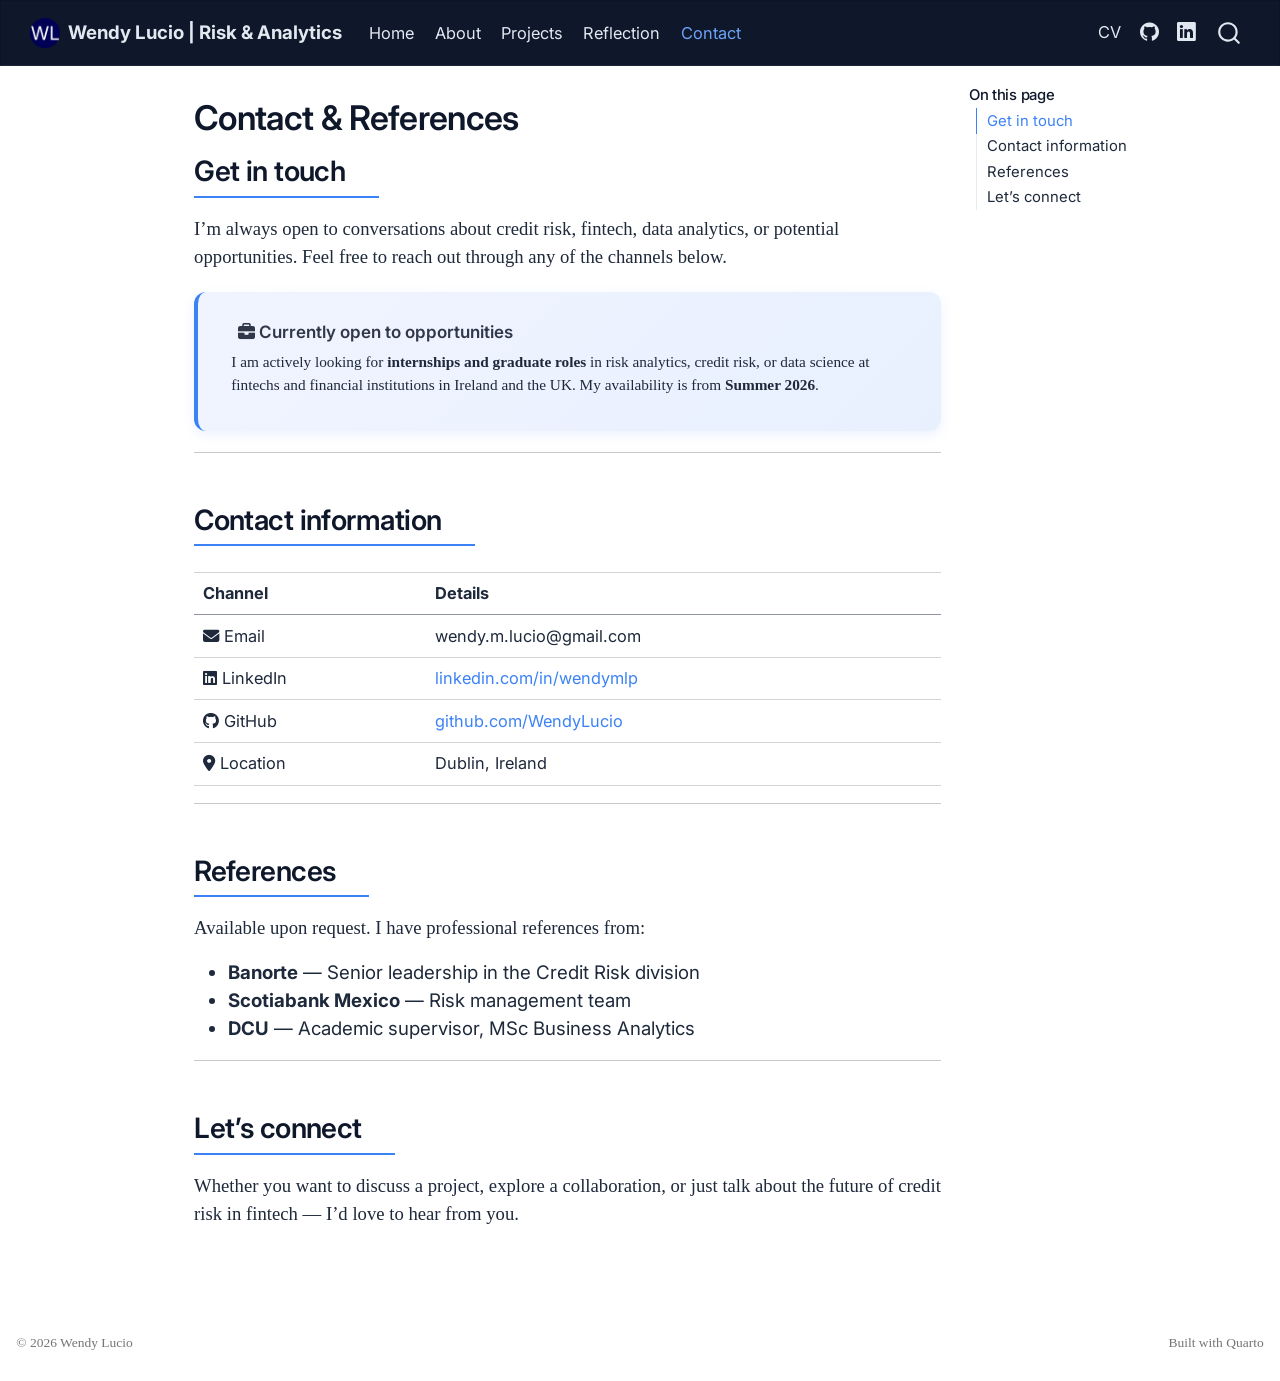
<file: docs/contact.html>
<!DOCTYPE html>
<html xmlns="http://www.w3.org/1999/xhtml" lang="en" xml:lang="en"><head>

<meta charset="utf-8">
<meta name="generator" content="quarto-1.9.36">

<meta name="viewport" content="width=device-width, initial-scale=1.0, user-scalable=yes">


<title>Contact &amp; References – Wendy Lucio | Risk &amp; Analytics</title>
<style>
/* Default styles provided by pandoc.
** See https://pandoc.org/MANUAL.html#variables-for-html for config info.
*/
code{white-space: pre-wrap;}
span.smallcaps{font-variant: small-caps;}
div.columns{display: flex; gap: min(4vw, 1.5em);}
div.column{flex: auto; overflow-x: auto;}
div.hanging-indent{margin-left: 1.5em; text-indent: -1.5em;}
ul.task-list{list-style: none;}
ul.task-list li input[type="checkbox"] {
  width: 0.8em;
  margin: 0 0.8em 0.2em -1em; /* quarto-specific, see https://github.com/quarto-dev/quarto-cli/issues/4556 */ 
  vertical-align: middle;
}
</style>


<script src="site_libs/quarto-nav/quarto-nav.js"></script>
<script src="site_libs/quarto-nav/headroom.min.js"></script>
<script src="site_libs/clipboard/clipboard.min.js"></script>
<script src="site_libs/quarto-search/autocomplete.umd.js"></script>
<script src="site_libs/quarto-search/fuse.min.js"></script>
<script src="site_libs/quarto-search/quarto-search.js"></script>
<meta name="quarto:offset" content="./">
<link href="./images/favicon.png" rel="icon" type="image/png">
<script src="site_libs/quarto-html/quarto.js" type="module"></script>
<script src="site_libs/quarto-html/tabsets/tabsets.js" type="module"></script>
<script src="site_libs/quarto-html/popper.min.js"></script>
<script src="site_libs/quarto-html/tippy.umd.min.js"></script>
<script src="site_libs/quarto-html/anchor.min.js"></script>
<link href="site_libs/quarto-html/tippy.css" rel="stylesheet">
<link href="site_libs/quarto-html/quarto-syntax-highlighting-845c23b38eaddc0f92fda52bfe77a8c8.css" rel="stylesheet" id="quarto-text-highlighting-styles">
<script src="site_libs/bootstrap/bootstrap.min.js"></script>
<link href="site_libs/bootstrap/bootstrap-icons.css" rel="stylesheet">
<link href="site_libs/bootstrap/bootstrap-79ac1487eee31bca0956ac543a3cb375.min.css" rel="stylesheet" append-hash="true" id="quarto-bootstrap" data-mode="light">
<link href="site_libs/quarto-contrib/fontawesome6-6.7.2/all.min.css" rel="stylesheet">
<link href="site_libs/quarto-contrib/fontawesome6-6.7.2/latex-fontsize.css" rel="stylesheet">
<script id="quarto-search-options" type="application/json">{
  "location": "navbar",
  "copy-button": false,
  "collapse-after": 3,
  "panel-placement": "end",
  "type": "overlay",
  "limit": 50,
  "keyboard-shortcut": [
    "f",
    "/",
    "s"
  ],
  "show-item-context": false,
  "language": {
    "search-no-results-text": "No results",
    "search-matching-documents-text": "matching documents",
    "search-copy-link-title": "Copy link to search",
    "search-hide-matches-text": "Hide additional matches",
    "search-more-match-text": "more match in this document",
    "search-more-matches-text": "more matches in this document",
    "search-clear-button-title": "Clear",
    "search-text-placeholder": "",
    "search-detached-cancel-button-title": "Cancel",
    "search-submit-button-title": "Submit",
    "search-label": "Search"
  }
}</script>


</head>

<body class="nav-fixed quarto-light">

<div id="quarto-search-results"></div>
  <header id="quarto-header" class="headroom fixed-top">
    <nav class="navbar navbar-expand-lg " data-bs-theme="dark">
      <div class="navbar-container container-fluid">
      <div class="navbar-brand-container mx-auto">
    <a href="./index.html" class="navbar-brand navbar-brand-logo">
    <img src="./images/logo.png" alt="" class="navbar-logo light-content">
    <img src="./images/logo.png" alt="" class="navbar-logo dark-content">
    </a>
    <a class="navbar-brand" href="./index.html">
    <span class="navbar-title">Wendy Lucio | Risk &amp; Analytics</span>
    </a>
  </div>
            <div id="quarto-search" class="" title="Search"></div>
          <button class="navbar-toggler" type="button" data-bs-toggle="collapse" data-bs-target="#navbarCollapse" aria-controls="navbarCollapse" role="menu" aria-expanded="false" aria-label="Toggle navigation" onclick="if (window.quartoToggleHeadroom) { window.quartoToggleHeadroom(); }">
  <span class="navbar-toggler-icon"></span>
</button>
          <div class="collapse navbar-collapse" id="navbarCollapse">
            <ul class="navbar-nav navbar-nav-scroll me-auto">
  <li class="nav-item">
    <a class="nav-link" href="./index.html"> 
<span class="menu-text">Home</span></a>
  </li>  
  <li class="nav-item">
    <a class="nav-link" href="./about.html"> 
<span class="menu-text">About</span></a>
  </li>  
  <li class="nav-item">
    <a class="nav-link" href="./projects/index.html"> 
<span class="menu-text">Projects</span></a>
  </li>  
  <li class="nav-item">
    <a class="nav-link" href="./reflection.html"> 
<span class="menu-text">Reflection</span></a>
  </li>  
  <li class="nav-item">
    <a class="nav-link active" href="./contact.html" aria-current="page"> 
<span class="menu-text">Contact</span></a>
  </li>  
</ul>
            <ul class="navbar-nav navbar-nav-scroll ms-auto">
  <li class="nav-item">
    <a class="nav-link" href="./cv/WendyLucioCV.pdf" target="_blank"> 
<span class="menu-text">CV</span></a>
  </li>  
  <li class="nav-item compact">
    <a class="nav-link" href="https://github.com/WendyLucio" target="_blank"> <i class="bi bi-github" role="img">
</i> 
<span class="menu-text"></span></a>
  </li>  
  <li class="nav-item compact">
    <a class="nav-link" href="https://www.linkedin.com/in/wendymlp" target="_blank"> <i class="bi bi-linkedin" role="img">
</i> 
<span class="menu-text"></span></a>
  </li>  
</ul>
          </div> <!-- /navcollapse -->
            <div class="quarto-navbar-tools">
</div>
      </div> <!-- /container-fluid -->
    </nav>
</header>
<!-- content -->
<div id="quarto-content" class="quarto-container page-columns page-rows-contents page-layout-article page-navbar">
<!-- sidebar -->
<!-- margin-sidebar -->
    <div id="quarto-margin-sidebar" class="sidebar margin-sidebar">
        <nav id="TOC" role="doc-toc" class="toc-active">
    <h2 id="toc-title">On this page</h2>
   
  <ul>
  <li><a href="#get-in-touch" id="toc-get-in-touch" class="nav-link active" data-scroll-target="#get-in-touch">Get in touch</a></li>
  <li><a href="#contact-information" id="toc-contact-information" class="nav-link" data-scroll-target="#contact-information">Contact information</a></li>
  <li><a href="#references" id="toc-references" class="nav-link" data-scroll-target="#references">References</a></li>
  <li><a href="#lets-connect" id="toc-lets-connect" class="nav-link" data-scroll-target="#lets-connect">Let’s connect</a></li>
  </ul>
</nav>
    </div>
<!-- main -->
<main class="content" id="quarto-document-content">

<header id="title-block-header" class="quarto-title-block default">
<div class="quarto-title">
<h1 class="title">Contact &amp; References</h1>
</div>



<div class="quarto-title-meta">

    
  
    
  </div>
  


</header>


<section id="get-in-touch" class="level2">
<h2 class="anchored" data-anchor-id="get-in-touch">Get in touch</h2>
<p>I’m always open to conversations about credit risk, fintech, data analytics, or potential opportunities. Feel free to reach out through any of the channels below.</p>
<div class="callout callout-style-default callout-note callout-titled" title="{{< fa briefcase >}} Currently open to opportunities">
<div class="callout-header d-flex align-content-center">
<div class="callout-icon-container">
<i class="callout-icon"></i>
</div>
<div class="callout-title-container flex-fill">
<span class="screen-reader-only">Note</span><i class="fa-solid fa-briefcase" aria-label="briefcase"></i> Currently open to opportunities
</div>
</div>
<div class="callout-body-container callout-body">
<p>I am actively looking for <strong>internships and graduate roles</strong> in risk analytics, credit risk, or data science at fintechs and financial institutions in Ireland and the UK. My availability is from <strong>Summer 2026</strong>.</p>
</div>
</div>
<hr>
</section>
<section id="contact-information" class="level2">
<h2 class="anchored" data-anchor-id="contact-information">Contact information</h2>
<table class="caption-top table">
<thead>
<tr class="header">
<th>Channel</th>
<th>Details</th>
</tr>
</thead>
<tbody>
<tr class="odd">
<td><i class="fa-solid fa-envelope" aria-label="envelope"></i> Email</td>
<td>wendy.m.lucio@gmail.com</td>
</tr>
<tr class="even">
<td><i class="fa-brands fa-linkedin" aria-label="linkedin"></i> LinkedIn</td>
<td><a href="https://www.linkedin.com/in/wendymlp" target="_blank">linkedin.com/in/wendymlp</a></td>
</tr>
<tr class="odd">
<td><i class="fa-brands fa-github" aria-label="github"></i> GitHub</td>
<td><a href="https://github.com/WendyLucio" target="_blank">github.com/WendyLucio</a></td>
</tr>
<tr class="even">
<td><i class="fa-solid fa-location-dot" aria-label="location-dot"></i> Location</td>
<td>Dublin, Ireland</td>
</tr>
</tbody>
</table>
<hr>
</section>
<section id="references" class="level2">
<h2 class="anchored" data-anchor-id="references">References</h2>
<p>Available upon request. I have professional references from:</p>
<ul>
<li><strong>Banorte</strong> — Senior leadership in the Credit Risk division</li>
<li><strong>Scotiabank Mexico</strong> — Risk management team</li>
<li><strong>DCU</strong> — Academic supervisor, MSc Business Analytics</li>
</ul>
<hr>
</section>
<section id="lets-connect" class="level2">
<h2 class="anchored" data-anchor-id="lets-connect">Let’s connect</h2>
<p>Whether you want to discuss a project, explore a collaboration, or just talk about the future of credit risk in fintech — I’d love to hear from you.</p>


</section>

</main> <!-- /main -->
<script id="quarto-html-after-body" type="application/javascript">
  window.document.addEventListener("DOMContentLoaded", function (event) {
    const icon = "";
    const anchorJS = new window.AnchorJS();
    anchorJS.options = {
      placement: 'right',
      icon: icon
    };
    anchorJS.add('.anchored');
    const isCodeAnnotation = (el) => {
      for (const clz of el.classList) {
        if (clz.startsWith('code-annotation-')) {                     
          return true;
        }
      }
      return false;
    }
    const onCopySuccess = function(e) {
      // button target
      const button = e.trigger;
      // don't keep focus
      button.blur();
      // flash "checked"
      button.classList.add('code-copy-button-checked');
      var currentTitle = button.getAttribute("title");
      button.setAttribute("title", "Copied!");
      let tooltip;
      if (window.bootstrap) {
        button.setAttribute("data-bs-toggle", "tooltip");
        button.setAttribute("data-bs-placement", "left");
        button.setAttribute("data-bs-title", "Copied!");
        tooltip = new bootstrap.Tooltip(button, 
          { trigger: "manual", 
            customClass: "code-copy-button-tooltip",
            offset: [0, -8]});
        tooltip.show();    
      }
      setTimeout(function() {
        if (tooltip) {
          tooltip.hide();
          button.removeAttribute("data-bs-title");
          button.removeAttribute("data-bs-toggle");
          button.removeAttribute("data-bs-placement");
        }
        button.setAttribute("title", currentTitle);
        button.classList.remove('code-copy-button-checked');
      }, 1000);
      // clear code selection
      e.clearSelection();
    }
    const getTextToCopy = function(trigger) {
      const outerScaffold = trigger.parentElement.cloneNode(true);
      const codeEl = outerScaffold.querySelector('code');
      for (const childEl of codeEl.children) {
        if (isCodeAnnotation(childEl)) {
          childEl.remove();
        }
      }
      return codeEl.innerText;
    }
    const clipboard = new window.ClipboardJS('.code-copy-button:not([data-in-quarto-modal])', {
      text: getTextToCopy
    });
    clipboard.on('success', onCopySuccess);
    if (window.document.getElementById('quarto-embedded-source-code-modal')) {
      const clipboardModal = new window.ClipboardJS('.code-copy-button[data-in-quarto-modal]', {
        text: getTextToCopy,
        container: window.document.getElementById('quarto-embedded-source-code-modal')
      });
      clipboardModal.on('success', onCopySuccess);
    }
      var localhostRegex = new RegExp(/^(?:http|https):\/\/localhost\:?[0-9]*\//);
      var mailtoRegex = new RegExp(/^mailto:/);
        var filterRegex = new RegExp('/' + window.location.host + '/');
      var isInternal = (href) => {
          return filterRegex.test(href) || localhostRegex.test(href) || mailtoRegex.test(href);
      }
      // Inspect non-navigation links and adorn them if external
     var links = window.document.querySelectorAll('a[href]:not(.nav-link):not(.navbar-brand):not(.toc-action):not(.sidebar-link):not(.sidebar-item-toggle):not(.pagination-link):not(.no-external):not([aria-hidden]):not(.dropdown-item):not(.quarto-navigation-tool):not(.about-link)');
      for (var i=0; i<links.length; i++) {
        const link = links[i];
        if (!isInternal(link.href)) {
          // undo the damage that might have been done by quarto-nav.js in the case of
          // links that we want to consider external
          if (link.dataset.originalHref !== undefined) {
            link.href = link.dataset.originalHref;
          }
        }
      }
    function tippyHover(el, contentFn, onTriggerFn, onUntriggerFn) {
      const config = {
        allowHTML: true,
        maxWidth: 500,
        delay: 100,
        arrow: false,
        appendTo: function(el) {
            return el.parentElement;
        },
        interactive: true,
        interactiveBorder: 10,
        theme: 'quarto',
        placement: 'bottom-start',
      };
      if (contentFn) {
        config.content = contentFn;
      }
      if (onTriggerFn) {
        config.onTrigger = onTriggerFn;
      }
      if (onUntriggerFn) {
        config.onUntrigger = onUntriggerFn;
      }
      window.tippy(el, config); 
    }
    const noterefs = window.document.querySelectorAll('a[role="doc-noteref"]');
    for (var i=0; i<noterefs.length; i++) {
      const ref = noterefs[i];
      tippyHover(ref, function() {
        // use id or data attribute instead here
        let href = ref.getAttribute('data-footnote-href') || ref.getAttribute('href');
        try { href = new URL(href).hash; } catch {}
        const id = href.replace(/^#\/?/, "");
        const note = window.document.getElementById(id);
        if (note) {
          return note.innerHTML;
        } else {
          return "";
        }
      });
    }
    const xrefs = window.document.querySelectorAll('a.quarto-xref');
    const processXRef = (id, note) => {
      // Strip column container classes
      const stripColumnClz = (el) => {
        el.classList.remove("page-full", "page-columns");
        if (el.children) {
          for (const child of el.children) {
            stripColumnClz(child);
          }
        }
      }
      stripColumnClz(note)
      if (id === null || id.startsWith('sec-')) {
        // Special case sections, only their first couple elements
        const container = document.createElement("div");
        if (note.children && note.children.length > 2) {
          container.appendChild(note.children[0].cloneNode(true));
          for (let i = 1; i < note.children.length; i++) {
            const child = note.children[i];
            if (child.tagName === "P" && child.innerText === "") {
              continue;
            } else {
              container.appendChild(child.cloneNode(true));
              break;
            }
          }
          if (window.Quarto?.typesetMath) {
            window.Quarto.typesetMath(container);
          }
          return container.innerHTML
        } else {
          if (window.Quarto?.typesetMath) {
            window.Quarto.typesetMath(note);
          }
          return note.innerHTML;
        }
      } else {
        // Remove any anchor links if they are present
        const anchorLink = note.querySelector('a.anchorjs-link');
        if (anchorLink) {
          anchorLink.remove();
        }
        if (window.Quarto?.typesetMath) {
          window.Quarto.typesetMath(note);
        }
        if (note.classList.contains("callout")) {
          return note.outerHTML;
        } else {
          return note.innerHTML;
        }
      }
    }
    for (var i=0; i<xrefs.length; i++) {
      const xref = xrefs[i];
      tippyHover(xref, undefined, function(instance) {
        instance.disable();
        let url = xref.getAttribute('href');
        let hash = undefined; 
        if (url.startsWith('#')) {
          hash = url;
        } else {
          try { hash = new URL(url).hash; } catch {}
        }
        if (hash) {
          const id = hash.replace(/^#\/?/, "");
          const note = window.document.getElementById(id);
          if (note !== null) {
            try {
              const html = processXRef(id, note.cloneNode(true));
              instance.setContent(html);
            } finally {
              instance.enable();
              instance.show();
            }
          } else {
            // See if we can fetch this
            fetch(url.split('#')[0])
            .then(res => res.text())
            .then(html => {
              const parser = new DOMParser();
              const htmlDoc = parser.parseFromString(html, "text/html");
              const note = htmlDoc.getElementById(id);
              if (note !== null) {
                const html = processXRef(id, note);
                instance.setContent(html);
              } 
            }).finally(() => {
              instance.enable();
              instance.show();
            });
          }
        } else {
          // See if we can fetch a full url (with no hash to target)
          // This is a special case and we should probably do some content thinning / targeting
          fetch(url)
          .then(res => res.text())
          .then(html => {
            const parser = new DOMParser();
            const htmlDoc = parser.parseFromString(html, "text/html");
            const note = htmlDoc.querySelector('main.content');
            if (note !== null) {
              // This should only happen for chapter cross references
              // (since there is no id in the URL)
              // remove the first header
              if (note.children.length > 0 && note.children[0].tagName === "HEADER") {
                note.children[0].remove();
              }
              const html = processXRef(null, note);
              instance.setContent(html);
            } 
          }).finally(() => {
            instance.enable();
            instance.show();
          });
        }
      }, function(instance) {
      });
    }
        let selectedAnnoteEl;
        const selectorForAnnotation = ( cell, annotation) => {
          let cellAttr = 'data-code-cell="' + cell + '"';
          let lineAttr = 'data-code-annotation="' +  annotation + '"';
          const selector = 'span[' + cellAttr + '][' + lineAttr + ']';
          return selector;
        }
        const selectCodeLines = (annoteEl) => {
          const doc = window.document;
          const targetCell = annoteEl.getAttribute("data-target-cell");
          const targetAnnotation = annoteEl.getAttribute("data-target-annotation");
          const annoteSpan = window.document.querySelector(selectorForAnnotation(targetCell, targetAnnotation));
          const lines = annoteSpan.getAttribute("data-code-lines").split(",");
          const lineIds = lines.map((line) => {
            return targetCell + "-" + line;
          })
          let top = null;
          let height = null;
          let parent = null;
          if (lineIds.length > 0) {
              //compute the position of the single el (top and bottom and make a div)
              const el = window.document.getElementById(lineIds[0]);
              top = el.offsetTop;
              height = el.offsetHeight;
              parent = el.parentElement.parentElement;
            if (lineIds.length > 1) {
              const lastEl = window.document.getElementById(lineIds[lineIds.length - 1]);
              const bottom = lastEl.offsetTop + lastEl.offsetHeight;
              height = bottom - top;
            }
            if (top !== null && height !== null && parent !== null) {
              // cook up a div (if necessary) and position it 
              let div = window.document.getElementById("code-annotation-line-highlight");
              if (div === null) {
                div = window.document.createElement("div");
                div.setAttribute("id", "code-annotation-line-highlight");
                div.style.position = 'absolute';
                parent.appendChild(div);
              }
              div.style.top = top - 2 + "px";
              div.style.height = height + 4 + "px";
              div.style.left = 0;
              let gutterDiv = window.document.getElementById("code-annotation-line-highlight-gutter");
              if (gutterDiv === null) {
                gutterDiv = window.document.createElement("div");
                gutterDiv.setAttribute("id", "code-annotation-line-highlight-gutter");
                gutterDiv.style.position = 'absolute';
                const codeCell = window.document.getElementById(targetCell);
                const gutter = codeCell.querySelector('.code-annotation-gutter');
                gutter.appendChild(gutterDiv);
              }
              gutterDiv.style.top = top - 2 + "px";
              gutterDiv.style.height = height + 4 + "px";
            }
            selectedAnnoteEl = annoteEl;
          }
        };
        const unselectCodeLines = () => {
          const elementsIds = ["code-annotation-line-highlight", "code-annotation-line-highlight-gutter"];
          elementsIds.forEach((elId) => {
            const div = window.document.getElementById(elId);
            if (div) {
              div.remove();
            }
          });
          selectedAnnoteEl = undefined;
        };
          // Handle positioning of the toggle
      window.addEventListener(
        "resize",
        throttle(() => {
          elRect = undefined;
          if (selectedAnnoteEl) {
            selectCodeLines(selectedAnnoteEl);
          }
        }, 10)
      );
      function throttle(fn, ms) {
      let throttle = false;
      let timer;
        return (...args) => {
          if(!throttle) { // first call gets through
              fn.apply(this, args);
              throttle = true;
          } else { // all the others get throttled
              if(timer) clearTimeout(timer); // cancel #2
              timer = setTimeout(() => {
                fn.apply(this, args);
                timer = throttle = false;
              }, ms);
          }
        };
      }
        // Attach click handler to the DT
        const annoteDls = window.document.querySelectorAll('dt[data-target-cell]');
        for (const annoteDlNode of annoteDls) {
          annoteDlNode.addEventListener('click', (event) => {
            const clickedEl = event.target;
            if (clickedEl !== selectedAnnoteEl) {
              unselectCodeLines();
              const activeEl = window.document.querySelector('dt[data-target-cell].code-annotation-active');
              if (activeEl) {
                activeEl.classList.remove('code-annotation-active');
              }
              selectCodeLines(clickedEl);
              clickedEl.classList.add('code-annotation-active');
            } else {
              // Unselect the line
              unselectCodeLines();
              clickedEl.classList.remove('code-annotation-active');
            }
          });
        }
    const findCites = (el) => {
      const parentEl = el.parentElement;
      if (parentEl) {
        const cites = parentEl.dataset.cites;
        if (cites) {
          return {
            el,
            cites: cites.split(' ')
          };
        } else {
          return findCites(el.parentElement)
        }
      } else {
        return undefined;
      }
    };
    var bibliorefs = window.document.querySelectorAll('a[role="doc-biblioref"]');
    for (var i=0; i<bibliorefs.length; i++) {
      const ref = bibliorefs[i];
      const citeInfo = findCites(ref);
      if (citeInfo) {
        tippyHover(citeInfo.el, function() {
          var popup = window.document.createElement('div');
          citeInfo.cites.forEach(function(cite) {
            var citeDiv = window.document.createElement('div');
            citeDiv.classList.add('hanging-indent');
            citeDiv.classList.add('csl-entry');
            var biblioDiv = window.document.getElementById('ref-' + cite);
            if (biblioDiv) {
              citeDiv.innerHTML = biblioDiv.innerHTML;
            }
            popup.appendChild(citeDiv);
          });
          return popup.innerHTML;
        });
      }
    }
  });
  </script>
</div> <!-- /content -->
<footer class="footer">
  <div class="nav-footer">
    <div class="nav-footer-left">
<p>© 2026 Wendy Lucio</p>
</div>   
    <div class="nav-footer-center">
      &nbsp;
    </div>
    <div class="nav-footer-right">
<p>Built with <a href="https://quarto.org">Quarto</a></p>
</div>
  </div>
</footer>
<script src="scroll.js"></script>




</body></html>
</file>
<file: docs/site_libs/quarto-html/tippy.css>
.tippy-box[data-animation=fade][data-state=hidden]{opacity:0}[data-tippy-root]{max-width:calc(100vw - 10px)}.tippy-box{position:relative;background-color:#333;color:#fff;border-radius:4px;font-size:14px;line-height:1.4;white-space:normal;outline:0;transition-property:transform,visibility,opacity}.tippy-box[data-placement^=top]>.tippy-arrow{bottom:0}.tippy-box[data-placement^=top]>.tippy-arrow:before{bottom:-7px;left:0;border-width:8px 8px 0;border-top-color:initial;transform-origin:center top}.tippy-box[data-placement^=bottom]>.tippy-arrow{top:0}.tippy-box[data-placement^=bottom]>.tippy-arrow:before{top:-7px;left:0;border-width:0 8px 8px;border-bottom-color:initial;transform-origin:center bottom}.tippy-box[data-placement^=left]>.tippy-arrow{right:0}.tippy-box[data-placement^=left]>.tippy-arrow:before{border-width:8px 0 8px 8px;border-left-color:initial;right:-7px;transform-origin:center left}.tippy-box[data-placement^=right]>.tippy-arrow{left:0}.tippy-box[data-placement^=right]>.tippy-arrow:before{left:-7px;border-width:8px 8px 8px 0;border-right-color:initial;transform-origin:center right}.tippy-box[data-inertia][data-state=visible]{transition-timing-function:cubic-bezier(.54,1.5,.38,1.11)}.tippy-arrow{width:16px;height:16px;color:#333}.tippy-arrow:before{content:"";position:absolute;border-color:transparent;border-style:solid}.tippy-content{position:relative;padding:5px 9px;z-index:1}
</file>
<file: docs/site_libs/quarto-html/quarto-syntax-highlighting-845c23b38eaddc0f92fda52bfe77a8c8.css>
/* quarto syntax highlight colors */
:root {
  --quarto-hl-ot-color: #003B4F;
  --quarto-hl-at-color: #657422;
  --quarto-hl-ss-color: #20794D;
  --quarto-hl-an-color: #5E5E5E;
  --quarto-hl-fu-color: #4758AB;
  --quarto-hl-st-color: #20794D;
  --quarto-hl-cf-color: #003B4F;
  --quarto-hl-op-color: #5E5E5E;
  --quarto-hl-er-color: #AD0000;
  --quarto-hl-bn-color: #AD0000;
  --quarto-hl-al-color: #AD0000;
  --quarto-hl-va-color: #111111;
  --quarto-hl-bu-color: inherit;
  --quarto-hl-ex-color: inherit;
  --quarto-hl-pp-color: #AD0000;
  --quarto-hl-in-color: #5E5E5E;
  --quarto-hl-vs-color: #20794D;
  --quarto-hl-wa-color: #5E5E5E;
  --quarto-hl-do-color: #5E5E5E;
  --quarto-hl-im-color: #00769E;
  --quarto-hl-ch-color: #20794D;
  --quarto-hl-dt-color: #AD0000;
  --quarto-hl-fl-color: #AD0000;
  --quarto-hl-co-color: #5E5E5E;
  --quarto-hl-cv-color: #5E5E5E;
  --quarto-hl-cn-color: #8f5902;
  --quarto-hl-sc-color: #5E5E5E;
  --quarto-hl-dv-color: #AD0000;
  --quarto-hl-kw-color: #003B4F;
}

/* other quarto variables */
:root {
  --quarto-font-monospace: SFMono-Regular, Menlo, Monaco, Consolas, "Liberation Mono", "Courier New", monospace;
}

/* syntax highlight based on Pandoc's rules */
pre > code.sourceCode > span {
  color: #003B4F;
}

code.sourceCode > span {
  color: #003B4F;
}

div.sourceCode,
div.sourceCode pre.sourceCode {
  color: #003B4F;
}

/* Normal */
code span {
  color: #003B4F;
}

/* Alert */
code span.al {
  color: #AD0000;
  font-style: inherit;
}

/* Annotation */
code span.an {
  color: #5E5E5E;
  font-style: inherit;
}

/* Attribute */
code span.at {
  color: #657422;
  font-style: inherit;
}

/* BaseN */
code span.bn {
  color: #AD0000;
  font-style: inherit;
}

/* BuiltIn */
code span.bu {
  font-style: inherit;
}

/* ControlFlow */
code span.cf {
  color: #003B4F;
  font-weight: bold;
  font-style: inherit;
}

/* Char */
code span.ch {
  color: #20794D;
  font-style: inherit;
}

/* Constant */
code span.cn {
  color: #8f5902;
  font-style: inherit;
}

/* Comment */
code span.co {
  color: #5E5E5E;
  font-style: inherit;
}

/* CommentVar */
code span.cv {
  color: #5E5E5E;
  font-style: italic;
}

/* Documentation */
code span.do {
  color: #5E5E5E;
  font-style: italic;
}

/* DataType */
code span.dt {
  color: #AD0000;
  font-style: inherit;
}

/* DecVal */
code span.dv {
  color: #AD0000;
  font-style: inherit;
}

/* Error */
code span.er {
  color: #AD0000;
  font-style: inherit;
}

/* Extension */
code span.ex {
  font-style: inherit;
}

/* Float */
code span.fl {
  color: #AD0000;
  font-style: inherit;
}

/* Function */
code span.fu {
  color: #4758AB;
  font-style: inherit;
}

/* Import */
code span.im {
  color: #00769E;
  font-style: inherit;
}

/* Information */
code span.in {
  color: #5E5E5E;
  font-style: inherit;
}

/* Keyword */
code span.kw {
  color: #003B4F;
  font-weight: bold;
  font-style: inherit;
}

/* Operator */
code span.op {
  color: #5E5E5E;
  font-style: inherit;
}

/* Other */
code span.ot {
  color: #003B4F;
  font-style: inherit;
}

/* Preprocessor */
code span.pp {
  color: #AD0000;
  font-style: inherit;
}

/* SpecialChar */
code span.sc {
  color: #5E5E5E;
  font-style: inherit;
}

/* SpecialString */
code span.ss {
  color: #20794D;
  font-style: inherit;
}

/* String */
code span.st {
  color: #20794D;
  font-style: inherit;
}

/* Variable */
code span.va {
  color: #111111;
  font-style: inherit;
}

/* VerbatimString */
code span.vs {
  color: #20794D;
  font-style: inherit;
}

/* Warning */
code span.wa {
  color: #5E5E5E;
  font-style: italic;
}

.prevent-inlining {
  content: "</";
}

/*# sourceMappingURL=ac89f0bb514bba72461919f78549e31c.css.map */
</file>
<file: docs/site_libs/quarto-contrib/fontawesome6-6.7.2/latex-fontsize.css>
.fa-tiny {
  font-size: 0.5em;
}
.fa-scriptsize {
  font-size: 0.7em;
}
.fa-footnotesize {
  font-size: 0.8em;
}
.fa-small {
  font-size: 0.9em;
}
.fa-normalsize {
  font-size: 1em;
}
.fa-large {
  font-size: 1.2em;
}
.fa-Large {
  font-size: 1.5em;
}
.fa-LARGE {
  font-size: 1.75em;
}
.fa-huge {
  font-size: 2em;
}
.fa-Huge {
  font-size: 2.5em;
}
</file>
<file: docs/site_libs/quarto-diagram/mermaid.css>
.mermaidTooltip {
  position: absolute;
  text-align: center;
  max-width: 200px;
  padding: 2px;
  font-family: "trebuchet ms", verdana, arial;
  font-size: 12px;
  background: #ffffde;
  border: 1px solid #aaaa33;
  border-radius: 2px;
  pointer-events: none;
  z-index: 1000;
}
</file>
